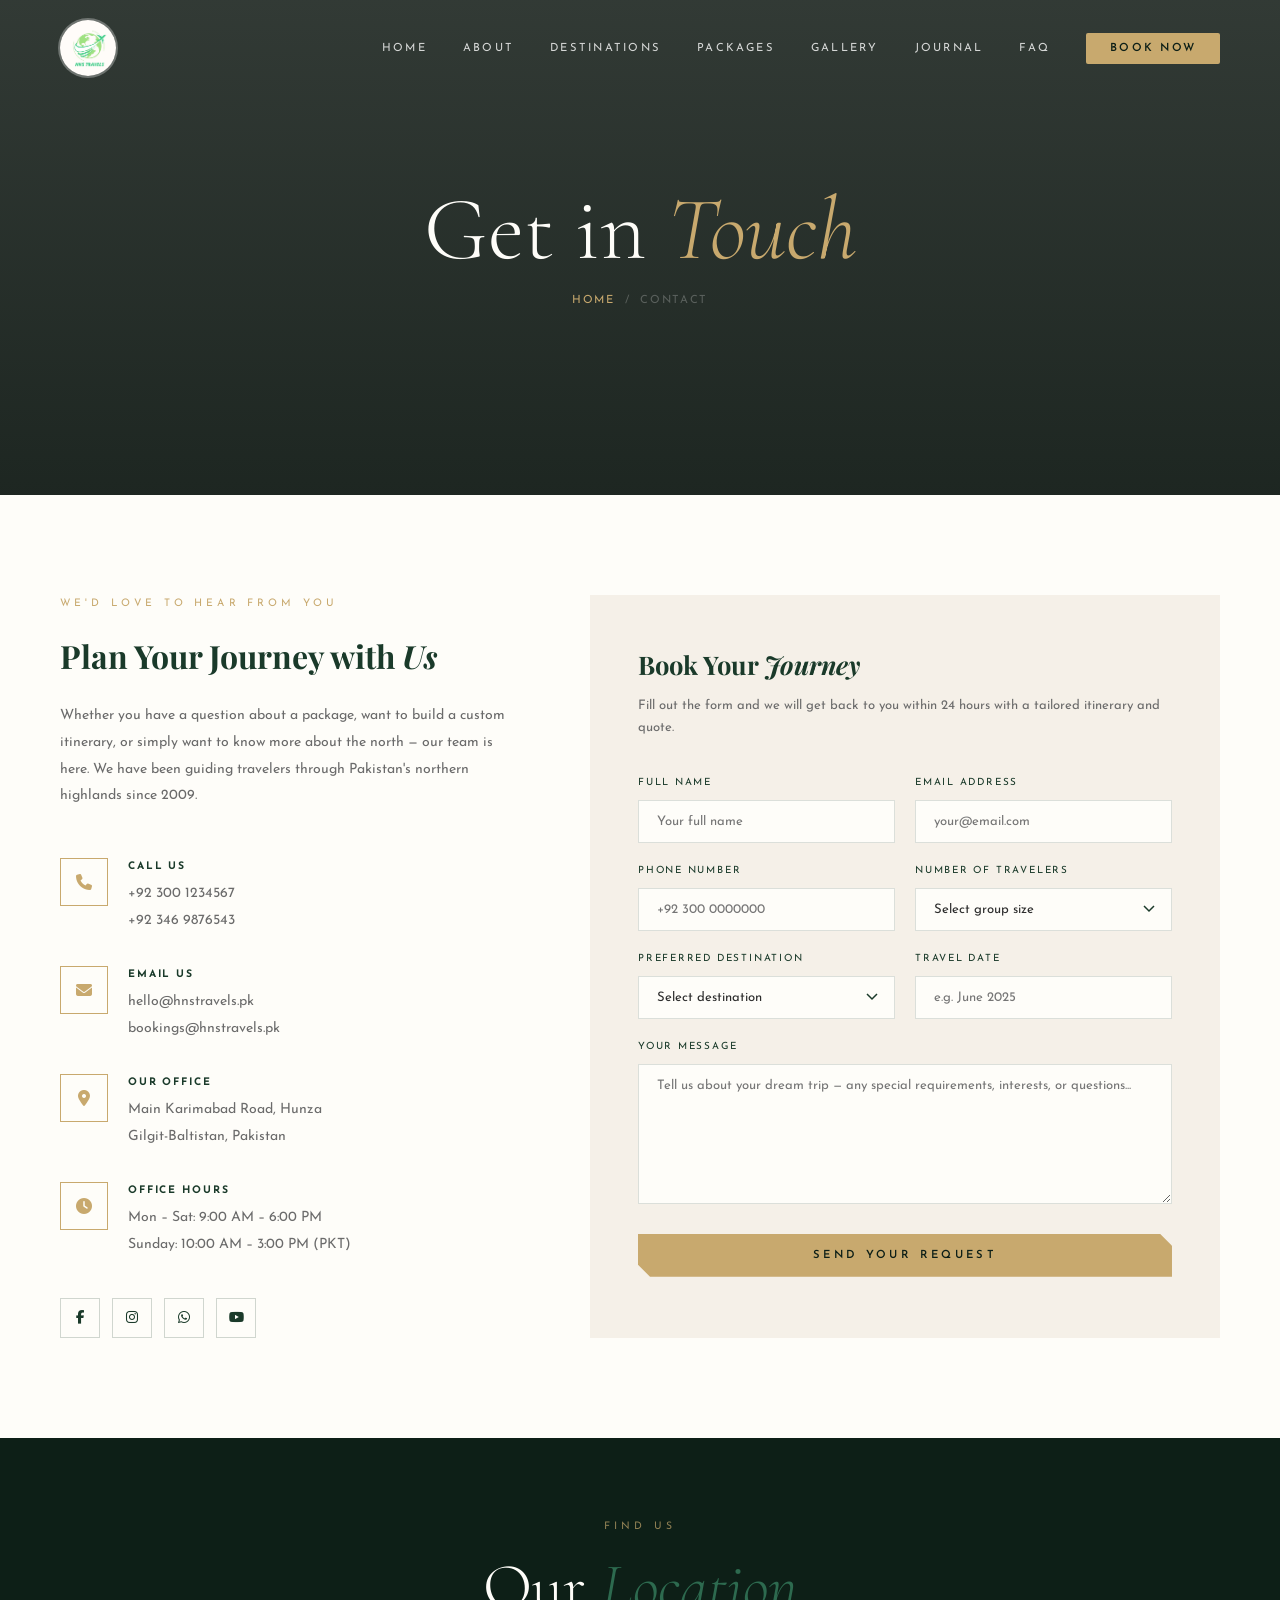
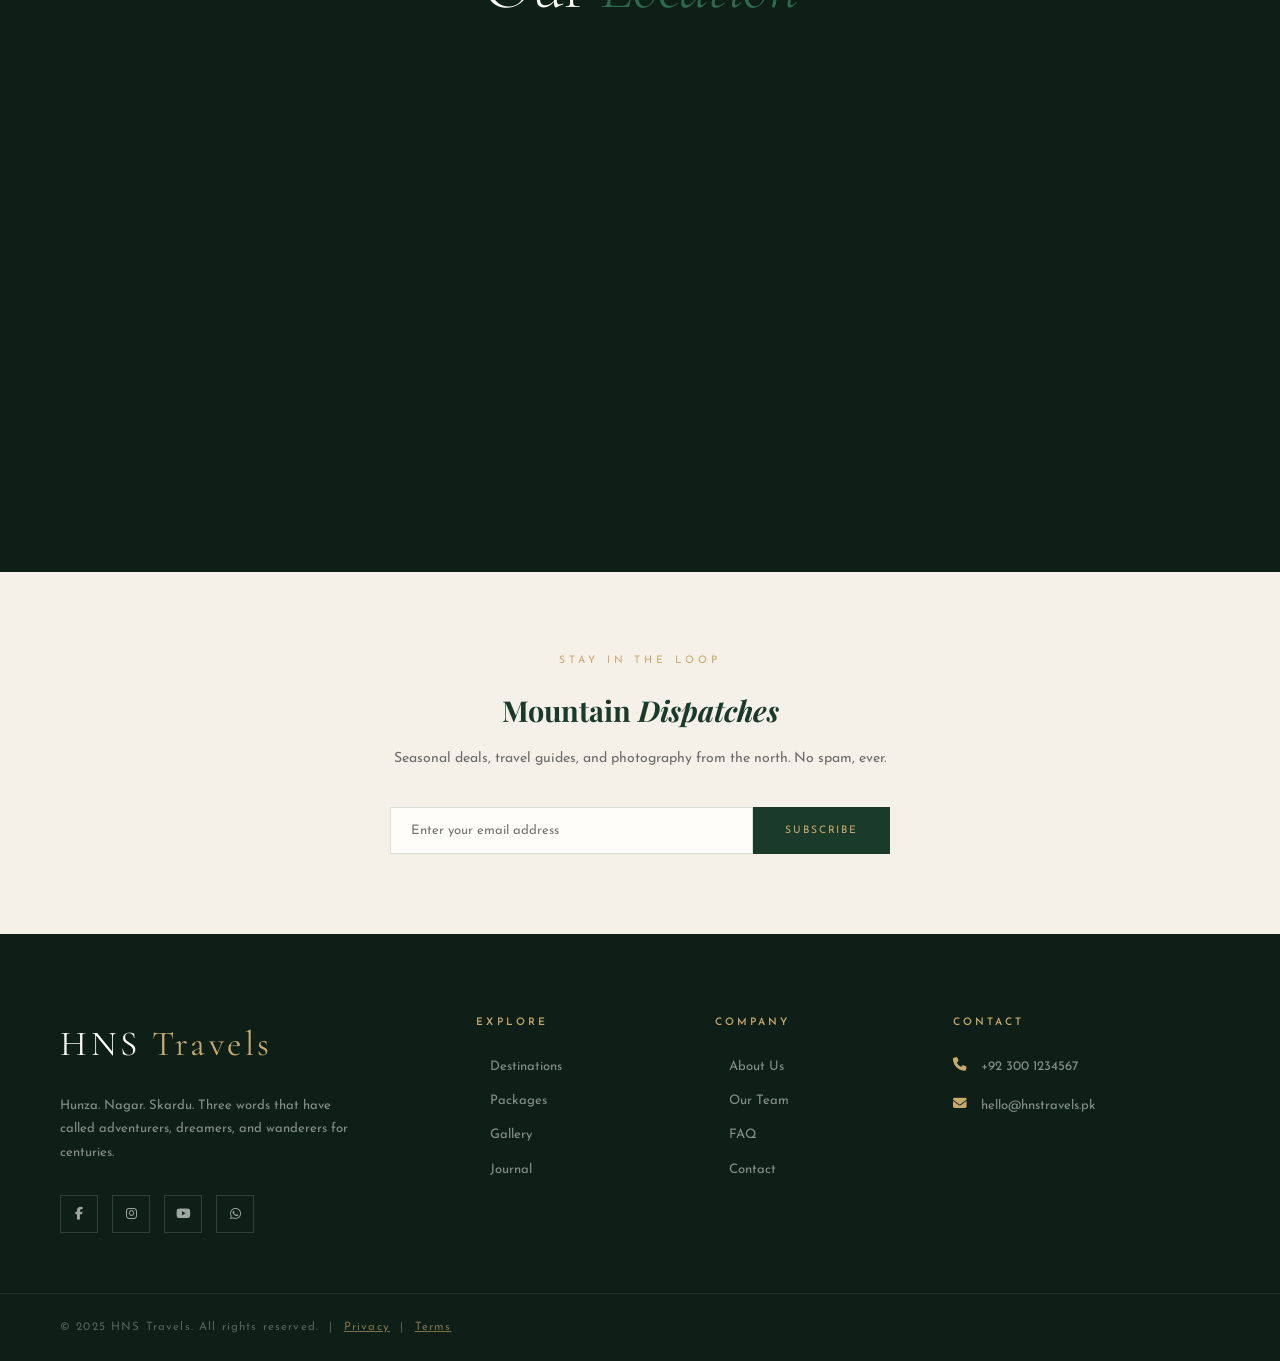
<file: pages/contact.html>
<!DOCTYPE html>
<html lang="en">
<head>
  <meta charset="UTF-8" />
  <meta name="viewport" content="width=device-width, initial-scale=1.0" />
  <title>Contact Us — HNS Travels</title>
  <link rel="stylesheet" href="https://cdnjs.cloudflare.com/ajax/libs/font-awesome/6.5.0/css/all.min.css" />
  <link rel="stylesheet" href="../css/style.css" />
  <style>
    .contact-section { padding: 100px 60px; background: var(--white); }
    .contact-grid { display: grid; grid-template-columns: 1fr 1.4fr; gap: 80px; max-width: 1300px; margin: 0 auto; }
    .contact-info h2 { font-family: var(--font-heading); font-size: 2rem; color: var(--primary); margin-bottom: 20px; }
    .contact-info > p { font-size: 0.88rem; color: var(--text-light); line-height: 1.9; margin-bottom: 48px; }
    .contact-detail { display: flex; gap: 20px; align-items: flex-start; margin-bottom: 32px; }
    .contact-icon { width: 48px; height: 48px; border: 1px solid var(--secondary); display: flex; align-items: center; justify-content: center; color: var(--secondary); font-size: 1rem; flex-shrink: 0; }
    .contact-detail-text strong { display: block; font-family: var(--font-sans); font-size: 0.65rem; letter-spacing: 0.18em; text-transform: uppercase; color: var(--primary); margin-bottom: 4px; }
    .contact-detail-text span { font-size: 0.88rem; color: var(--text-light); line-height: 1.6; }
    .contact-social { display: flex; gap: 12px; margin-top: 40px; }
    .contact-social a { width: 40px; height: 40px; border: 1px solid rgba(26,58,42,0.2); display: flex; align-items: center; justify-content: center; color: var(--primary); font-size: 0.85rem; transition: all 0.3s ease; text-decoration: none; }
    .contact-social a:hover { background: var(--secondary); border-color: var(--secondary); color: var(--dark); }
    .booking-form { background: var(--light); padding: 48px; }
    .booking-form h3 { font-family: var(--font-heading); font-size: 1.6rem; color: var(--primary); margin-bottom: 8px; }
    .booking-form > p { font-size: 0.82rem; color: var(--text-light); margin-bottom: 36px; }
    .form-row { display: grid; grid-template-columns: 1fr 1fr; gap: 20px; }
    .form-group { margin-bottom: 20px; }
    .form-group label { display: block; font-family: var(--font-sans); font-size: 0.62rem; letter-spacing: 0.18em; text-transform: uppercase; color: var(--primary); margin-bottom: 8px; }
    .form-group input, .form-group select, .form-group textarea { width: 100%; padding: 14px 18px; border: 1px solid rgba(26,58,42,0.15); background: var(--white); font-family: var(--font-sans); font-size: 0.82rem; color: var(--text); outline: none; transition: border-color 0.3s ease; cursor: none; }
    .form-group input:focus, .form-group select:focus, .form-group textarea:focus { border-color: var(--secondary); }
    .form-group textarea { resize: vertical; min-height: 100px; }
    .form-group select { appearance: none; background-image: url("data:image/svg+xml,%3Csvg xmlns='http://www.w3.org/2000/svg' width='12' height='8' viewBox='0 0 12 8'%3E%3Cpath d='M1 1l5 5 5-5' stroke='%231a3a2a' stroke-width='1.5' fill='none'/%3E%3C/svg%3E"); background-repeat: no-repeat; background-position: right 16px center; }
    .map-section { background: var(--dark); padding: 80px 60px; }
    .map-section .section-title { color: var(--white); text-align: center; margin-bottom: 50px; }
    .map-embed { max-width: 1200px; margin: 0 auto; height: 420px; filter: grayscale(30%) contrast(1.1); }
    .map-embed iframe { width: 100%; height: 100%; border: none; }
    .newsletter-section { padding: 80px 60px; background: var(--light); text-align: center; }
    .newsletter-section h3 { font-family: var(--font-heading); font-size: 1.8rem; color: var(--primary); margin-bottom: 12px; }
    .newsletter-section p { font-size: 0.88rem; color: var(--text-light); margin-bottom: 36px; max-width: 500px; margin-left: auto; margin-right: auto; }
    .newsletter-form { display: flex; max-width: 500px; margin: 0 auto; }
    .newsletter-form input { flex: 1; padding: 16px 20px; border: 1px solid rgba(26,58,42,0.15); background: var(--white); font-family: var(--font-sans); font-size: 0.82rem; outline: none; cursor: none; }
    .newsletter-form button { padding: 16px 32px; background: var(--primary); color: var(--secondary); font-family: var(--font-sans); font-size: 0.65rem; letter-spacing: 0.18em; text-transform: uppercase; border: none; cursor: none; transition: background 0.3s ease; }
    .newsletter-form button:hover { background: var(--secondary); color: var(--dark); }
    @media (max-width: 900px) { .contact-grid { grid-template-columns: 1fr; } .form-row { grid-template-columns: 1fr; } }
    @media (max-width: 600px) { .contact-section, .map-section, .newsletter-section { padding: 70px 24px; } .booking-form { padding: 32px 24px; } .newsletter-form { flex-direction: column; } }
  </style>
</head>
<body>

  <div id="cursor-dot"></div>
  <button id="back-to-top"><i class="fas fa-arrow-up"></i></button>

  <nav id="navbar">
    <a href="../index.html" class="nav-logo"><img src="../static/img/logo/HNS_Travels.png" alt="HNS Travels" class="nav-logo-img" /></a>
    <ul class="nav-links">
      <li><a href="../index.html">Home</a></li>
      <li><a href="about.html">About</a></li>
      <li><a href="destinations.html">Destinations</a></li>
      <li><a href="packages.html">Packages</a></li>
      <li><a href="gallery.html">Gallery</a></li>
      <li><a href="blog.html">Journal</a></li>
      <li><a href="faq.html">FAQ</a></li>
      <li><a href="contact.html" class="nav-cta">Book Now</a></li>
    </ul>
    <button class="nav-hamburger" id="hamburger"><span></span><span></span><span></span></button>
  </nav>
  <div class="mobile-menu" id="mobile-menu">
    <a href="../index.html">Home</a><a href="about.html">About</a><a href="destinations.html">Destinations</a>
    <a href="packages.html">Packages</a><a href="gallery.html">Gallery</a><a href="blog.html">Journal</a>
    <a href="faq.html">FAQ</a><a href="contact.html">Book Now</a>
  </div>

  <div class="page-hero">
    <div class="page-hero-bg" style="background-image: url('https://images.unsplash.com/photo-1470770841072-f978cf4d019e?auto=format&fit=crop&w=1920&q=80');"></div>
    <div class="page-hero-content">
      <h1 class="page-hero-title">Get in <em>Touch</em></h1>
      <div class="breadcrumb"><a href="../index.html">Home</a><span>/</span><span>Contact</span></div>
    </div>
  </div>

  <section class="contact-section">
    <div class="contact-grid">
      <div class="contact-info reveal-left">
        <span class="section-tag">We'd Love to Hear From You</span>
        <h2>Plan Your Journey with <em>Us</em></h2>
        <p>Whether you have a question about a package, want to build a custom itinerary, or simply want to know more about the north — our team is here. We have been guiding travelers through Pakistan's northern highlands since 2009.</p>
        <div class="contact-detail">
          <div class="contact-icon"><i class="fas fa-phone"></i></div>
          <div class="contact-detail-text"><strong>Call Us</strong><span>+92 300 1234567<br>+92 346 9876543</span></div>
        </div>
        <div class="contact-detail">
          <div class="contact-icon"><i class="fas fa-envelope"></i></div>
          <div class="contact-detail-text"><strong>Email Us</strong><span>hello@hnstravels.pk<br>bookings@hnstravels.pk</span></div>
        </div>
        <div class="contact-detail">
          <div class="contact-icon"><i class="fas fa-map-marker-alt"></i></div>
          <div class="contact-detail-text"><strong>Our Office</strong><span>Main Karimabad Road, Hunza<br>Gilgit-Baltistan, Pakistan</span></div>
        </div>
        <div class="contact-detail">
          <div class="contact-icon"><i class="fas fa-clock"></i></div>
          <div class="contact-detail-text"><strong>Office Hours</strong><span>Mon – Sat: 9:00 AM – 6:00 PM<br>Sunday: 10:00 AM – 3:00 PM (PKT)</span></div>
        </div>
        <div class="contact-social">
          <a href="#"><i class="fab fa-facebook-f"></i></a>
          <a href="#"><i class="fab fa-instagram"></i></a>
          <a href="#"><i class="fab fa-whatsapp"></i></a>
          <a href="#"><i class="fab fa-youtube"></i></a>
        </div>
      </div>

      <div class="booking-form reveal-right">
        <h3>Book Your <em>Journey</em></h3>
        <p>Fill out the form and we will get back to you within 24 hours with a tailored itinerary and quote.</p>
        <form id="booking-form">
          <div class="form-row">
            <div class="form-group"><label>Full Name</label><input type="text" placeholder="Your full name" required /></div>
            <div class="form-group"><label>Email Address</label><input type="email" placeholder="your@email.com" required /></div>
          </div>
          <div class="form-row">
            <div class="form-group"><label>Phone Number</label><input type="tel" placeholder="+92 300 0000000" /></div>
            <div class="form-group"><label>Number of Travelers</label>
              <select><option value="">Select group size</option><option>Solo (1)</option><option>Couple (2)</option><option>Small Group (3–5)</option><option>Medium Group (6–10)</option><option>Large Group (10+)</option></select>
            </div>
          </div>
          <div class="form-row">
            <div class="form-group"><label>Preferred Destination</label>
              <select><option value="">Select destination</option><option>Hunza Valley</option><option>Skardu &amp; Deosai</option><option>Nagar Valley</option><option>K2 Base Camp</option><option>Grand Northern Circuit</option><option>Custom Itinerary</option></select>
            </div>
            <div class="form-group"><label>Travel Date</label><input type="text" placeholder="e.g. June 2025" /></div>
          </div>
          <div class="form-group"><label>Your Message</label><textarea placeholder="Tell us about your dream trip — any special requirements, interests, or questions..."></textarea></div>
          <button type="submit" class="btn-primary" style="width:100%;justify-content:center;"><span>Send Your Request</span></button>
        </form>
      </div>
    </div>
  </section>

  <section class="map-section">
    <div style="max-width:1200px;margin:0 auto;text-align:center;">
      <span class="section-tag reveal" style="color:rgba(200,169,110,0.7);">Find Us</span>
      <h2 class="section-title reveal">Our <em>Location</em></h2>
    </div>
    <div class="map-embed reveal">
      <iframe src="https://www.google.com/maps/embed?pb=!1m18!1m12!1m3!1d52985.89!2d74.6333!3d36.3167!2m3!1f0!2f0!3f0!3m2!1i1024!2i768!4f13.1!3m3!1m2!1s0x38e8a1cac27ef2e7%3A0xdeadbeef!2sKarimabad%2C%20Hunza!5e0!3m2!1sen!2spk!4v1700000000000" allowfullscreen="" loading="lazy"></iframe>
    </div>
  </section>

  <section class="newsletter-section">
    <span class="section-tag reveal">Stay in the Loop</span>
    <h3 class="reveal">Mountain <em>Dispatches</em></h3>
    <p class="reveal">Seasonal deals, travel guides, and photography from the north. No spam, ever.</p>
    <form class="newsletter-form reveal" id="newsletter-form">
      <input type="email" placeholder="Enter your email address" required />
      <button type="submit">Subscribe</button>
    </form>
  </section>

  <footer>
    <div class="footer-top">
      <div class="footer-brand">
        <a href="../index.html" class="footer-logo">HNS <span>Travels</span></a>
        <p>Hunza. Nagar. Skardu. Three words that have called adventurers, dreamers, and wanderers for centuries.</p>
        <div class="footer-social">
          <a href="#"><i class="fab fa-facebook-f"></i></a><a href="#"><i class="fab fa-instagram"></i></a>
          <a href="#"><i class="fab fa-youtube"></i></a><a href="#"><i class="fab fa-whatsapp"></i></a>
        </div>
      </div>
      <div class="footer-col"><h4>Explore</h4><ul class="footer-links">
        <li><a href="destinations.html"><i class="fas fa-chevron-right"></i> Destinations</a></li>
        <li><a href="packages.html"><i class="fas fa-chevron-right"></i> Packages</a></li>
        <li><a href="gallery.html"><i class="fas fa-chevron-right"></i> Gallery</a></li>
        <li><a href="blog.html"><i class="fas fa-chevron-right"></i> Journal</a></li>
      </ul></div>
      <div class="footer-col"><h4>Company</h4><ul class="footer-links">
        <li><a href="about.html"><i class="fas fa-chevron-right"></i> About Us</a></li>
        <li><a href="team.html"><i class="fas fa-chevron-right"></i> Our Team</a></li>
        <li><a href="faq.html"><i class="fas fa-chevron-right"></i> FAQ</a></li>
        <li><a href="contact.html"><i class="fas fa-chevron-right"></i> Contact</a></li>
      </ul></div>
      <div class="footer-col"><h4>Contact</h4>
        <div class="footer-contact-item"><i class="fas fa-phone"></i><span>+92 300 1234567</span></div>
        <div class="footer-contact-item"><i class="fas fa-envelope"></i><span>hello@hnstravels.pk</span></div>
      </div>
    </div>
    <div class="footer-bottom"><p>&copy; 2025 HNS Travels. All rights reserved. &nbsp;|&nbsp; <a href="privacy.html" style="color:rgba(200,169,110,0.6);">Privacy</a> &nbsp;|&nbsp; <a href="terms.html" style="color:rgba(200,169,110,0.6);">Terms</a></p></div>
  </footer>

  <script src="https://cdnjs.cloudflare.com/ajax/libs/jquery/3.7.1/jquery.min.js"></script>
  <script src="../js/main.js"></script>
</body>
</html>
</file>
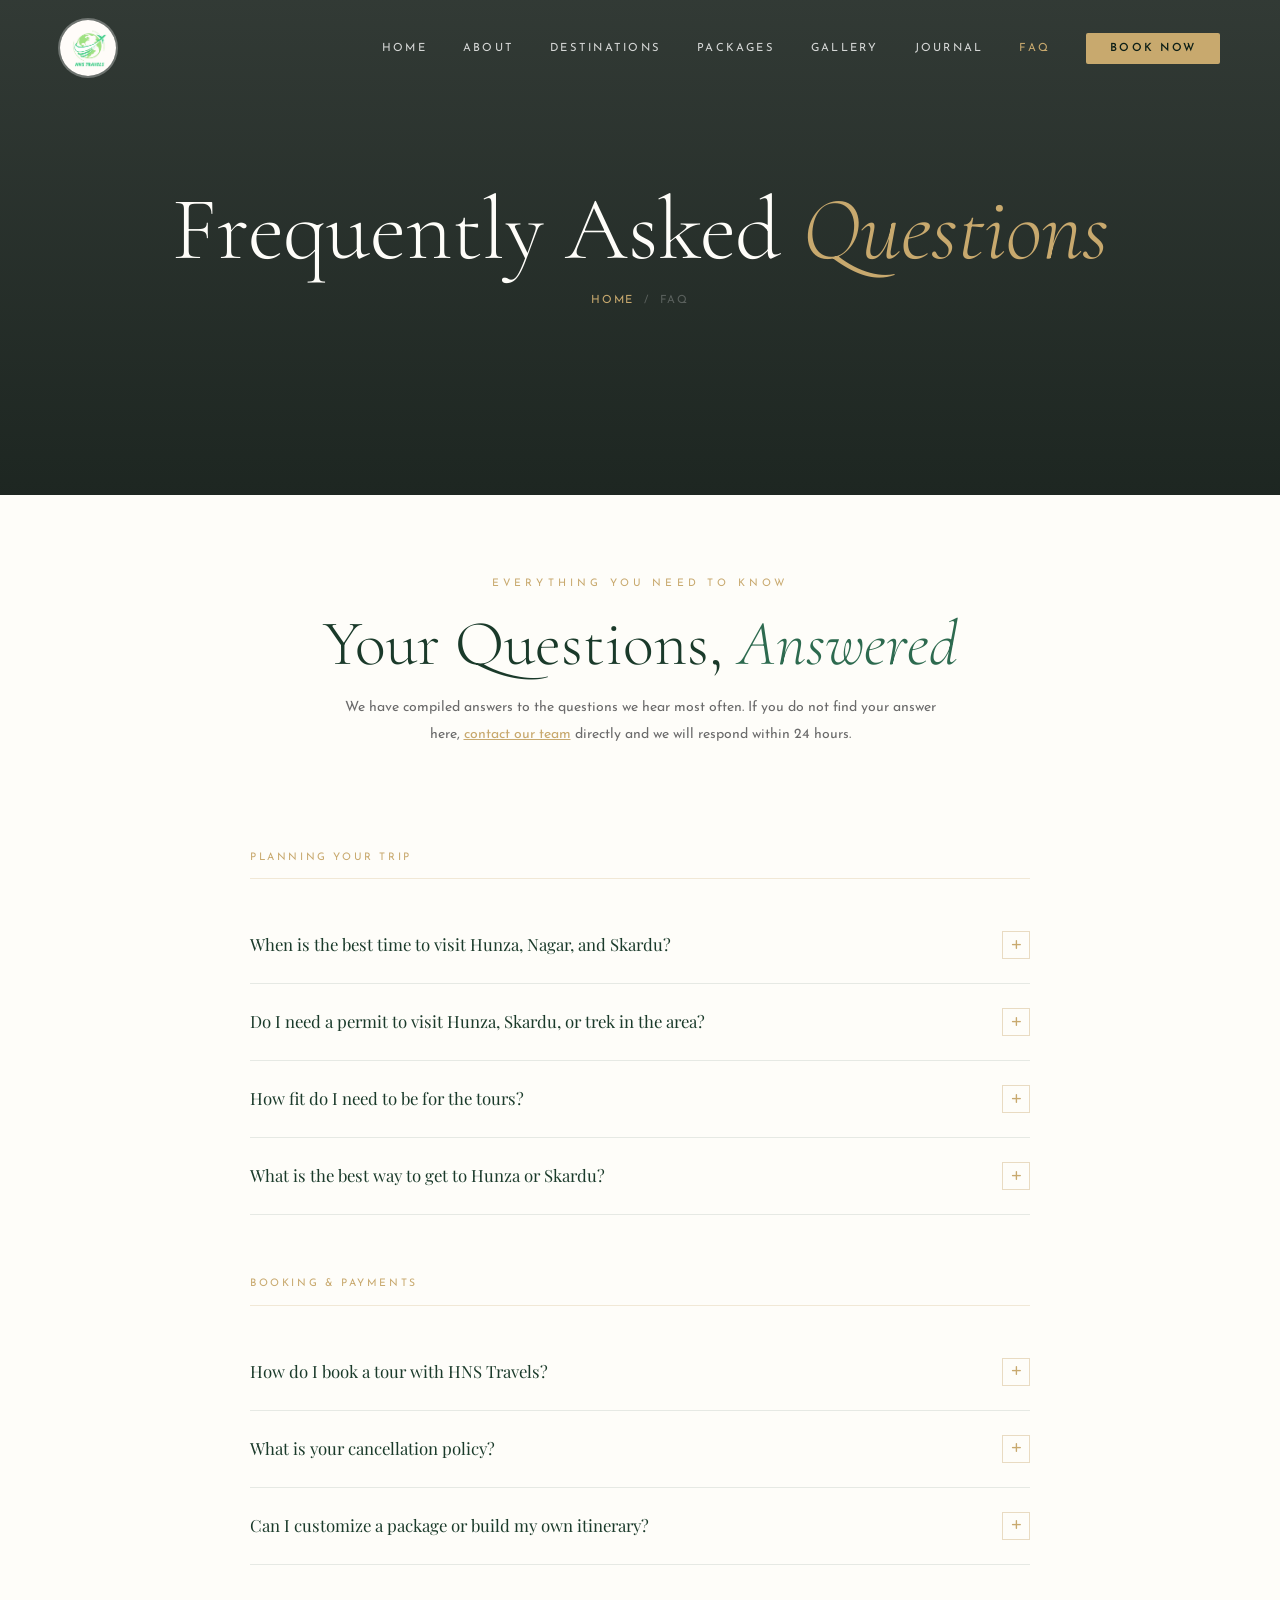
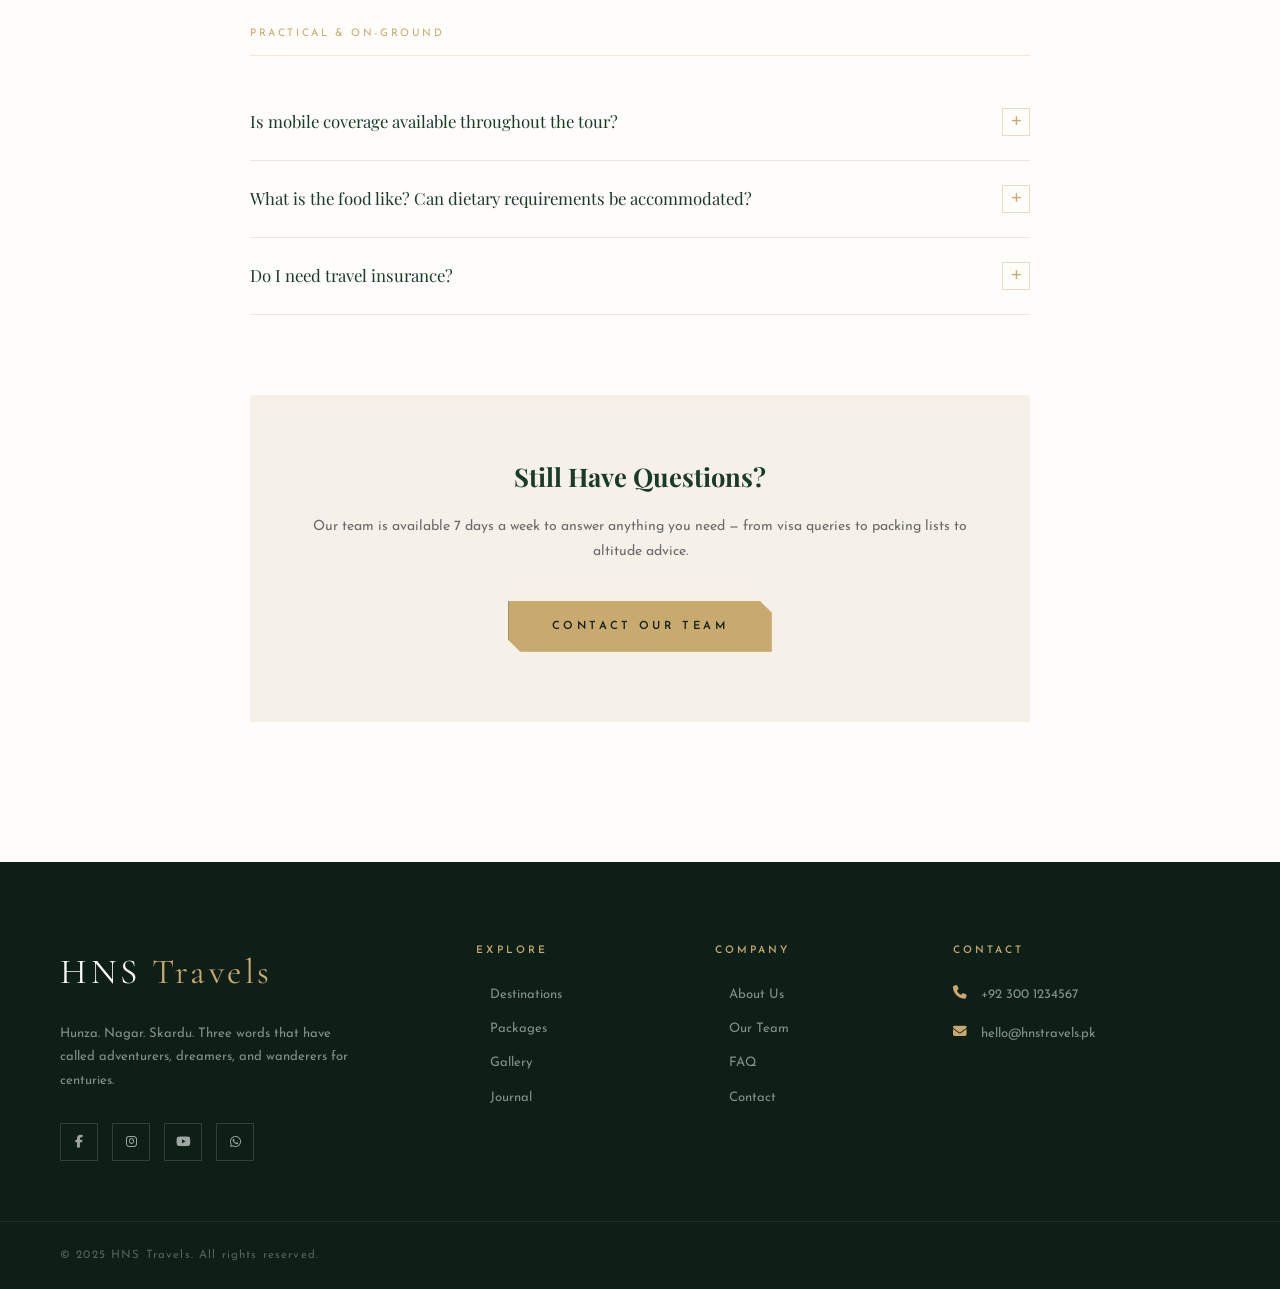
<file: pages/faq.html>
<!DOCTYPE html>
<html lang="en">
<head>
  <meta charset="UTF-8" />
  <meta name="viewport" content="width=device-width, initial-scale=1.0" />
  <title>FAQ — HNS Travels</title>
  <link rel="stylesheet" href="https://cdnjs.cloudflare.com/ajax/libs/font-awesome/6.5.0/css/all.min.css" />
  <link rel="stylesheet" href="../css/style.css" />
  <style>
    .faq-section { padding: 100px 60px 140px; background: var(--white); max-width: 900px; margin: 0 auto; }
    .faq-category { margin-bottom: 60px; }
    .faq-category-title { font-family: var(--font-sans); font-size: 0.65rem; letter-spacing: 0.25em; text-transform: uppercase; color: var(--secondary); margin-bottom: 28px; padding-bottom: 12px; border-bottom: 1px solid rgba(200,169,110,0.25); }
    .faq-item { border-bottom: 1px solid rgba(26,58,42,0.1); }
    .faq-question { width: 100%; display: flex; justify-content: space-between; align-items: center; padding: 24px 0; background: none; border: none; text-align: left; cursor: none; gap: 20px; }
    .faq-question-text { font-family: var(--font-heading); font-size: 1.05rem; color: var(--primary); line-height: 1.4; }
    .faq-icon { width: 28px; height: 28px; border: 1px solid rgba(200,169,110,0.4); display: flex; align-items: center; justify-content: center; color: var(--secondary); flex-shrink: 0; transition: transform 0.3s ease, background 0.3s ease; font-size: 0.7rem; }
    .faq-item.open .faq-icon { transform: rotate(45deg); background: var(--secondary); color: var(--dark); }
    .faq-answer { display: none; padding: 0 0 24px 0; }
    .faq-answer p { font-size: 0.86rem; color: var(--text-light); line-height: 1.9; margin-bottom: 10px; }
    .faq-answer ul { padding-left: 0; }
    .faq-answer ul li { font-size: 0.86rem; color: var(--text-light); line-height: 1.8; padding-left: 16px; position: relative; margin-bottom: 6px; }
    .faq-answer ul li::before { content: '—'; position: absolute; left: 0; color: var(--secondary); }
    .faq-footer { text-align: center; margin-top: 80px; padding: 60px; background: var(--light); }
    .faq-footer h3 { font-family: var(--font-heading); font-size: 1.6rem; color: var(--primary); margin-bottom: 16px; }
    .faq-footer p { font-size: 0.88rem; color: var(--text-light); margin-bottom: 36px; line-height: 1.8; }
    @media (max-width: 600px) { .faq-section { padding: 80px 24px 100px; } }
  </style>
</head>
<body>

  <div id="cursor-dot"></div>
  <button id="back-to-top"><i class="fas fa-arrow-up"></i></button>

  <nav id="navbar">
    <a href="../index.html" class="nav-logo"><img src="../static/img/logo/HNS_Travels.png" alt="HNS Travels" class="nav-logo-img" /></a>
    <ul class="nav-links">
      <li><a href="../index.html">Home</a></li>
      <li><a href="about.html">About</a></li>
      <li><a href="destinations.html">Destinations</a></li>
      <li><a href="packages.html">Packages</a></li>
      <li><a href="gallery.html">Gallery</a></li>
      <li><a href="blog.html">Journal</a></li>
      <li><a href="faq.html">FAQ</a></li>
      <li><a href="contact.html" class="nav-cta">Book Now</a></li>
    </ul>
    <button class="nav-hamburger" id="hamburger"><span></span><span></span><span></span></button>
  </nav>
  <div class="mobile-menu" id="mobile-menu">
    <a href="../index.html">Home</a><a href="about.html">About</a><a href="destinations.html">Destinations</a>
    <a href="packages.html">Packages</a><a href="gallery.html">Gallery</a><a href="blog.html">Journal</a>
    <a href="faq.html">FAQ</a><a href="contact.html">Book Now</a>
  </div>

  <div class="page-hero">
    <div class="page-hero-bg" style="background-image: url('https://images.unsplash.com/photo-1519681393784-d1b22efd463b?auto=format&fit=crop&w=1920&q=80');"></div>
    <div class="page-hero-content">
      <h1 class="page-hero-title">Frequently Asked <em>Questions</em></h1>
      <div class="breadcrumb"><a href="../index.html">Home</a><span>/</span><span>FAQ</span></div>
    </div>
  </div>

  <div style="max-width:900px;margin:0 auto;padding:80px 60px 0;text-align:center;" class="reveal">
    <span class="section-tag">Everything You Need to Know</span>
    <h2 class="section-title" style="margin-bottom:16px;">Your Questions, <em>Answered</em></h2>
    <p style="font-size:0.88rem;color:var(--text-light);line-height:1.9;max-width:600px;margin:0 auto;">We have compiled answers to the questions we hear most often. If you do not find your answer here, <a href="contact.html" style="color:var(--secondary);">contact our team</a> directly and we will respond within 24 hours.</p>
  </div>

  <section class="faq-section">

    <!-- PLANNING -->
    <div class="faq-category">
      <div class="faq-category-title">Planning Your Trip</div>

      <div class="faq-item reveal">
        <button class="faq-question">
          <span class="faq-question-text">When is the best time to visit Hunza, Nagar, and Skardu?</span>
          <span class="faq-icon"><i class="fas fa-plus"></i></span>
        </button>
        <div class="faq-answer">
          <p>Each season offers something different. The most popular times are:</p>
          <ul>
            <li><strong>Spring (March–May):</strong> Famous blossom season in Hunza. Apricot and cherry trees bloom, creating stunning pink-and-white landscapes. Ideal for photography and valley touring.</li>
            <li><strong>Summer (June–August):</strong> High passes open, ideal for K2 Base Camp and Concordia treks. Warm days with cool nights. Longer daylight hours for hiking.</li>
            <li><strong>Autumn (September–October):</strong> Poplar trees turn golden, skies are crystal clear, and crowds thin out. Many consider this the most beautiful season.</li>
            <li><strong>Winter (November–February):</strong> Cold and some roads close, but the landscape is magical. Suitable for cultural tours and Naltar skiing.</li>
          </ul>
        </div>
      </div>

      <div class="faq-item reveal">
        <button class="faq-question">
          <span class="faq-question-text">Do I need a permit to visit Hunza, Skardu, or trek in the area?</span>
          <span class="faq-icon"><i class="fas fa-plus"></i></span>
        </button>
        <div class="faq-answer">
          <p>General tourism to Hunza, Nagar, and Skardu does not require a special permit for Pakistani nationals or most foreign visitors. However, high-altitude trekking routes do require permits:</p>
          <ul>
            <li>K2 Base Camp and Concordia Trek: Restricted Zone Permit required</li>
            <li>Deosai National Park: Entry fee and conservation permit required</li>
            <li>Certain military-proximity areas: NOC (No Objection Certificate) may be needed</li>
          </ul>
          <p>HNS Travels handles all permit applications on your behalf as part of your package. Just provide your passport details and we take care of the rest.</p>
        </div>
      </div>

      <div class="faq-item reveal">
        <button class="faq-question">
          <span class="faq-question-text">How fit do I need to be for the tours?</span>
          <span class="faq-icon"><i class="fas fa-plus"></i></span>
        </button>
        <div class="faq-answer">
          <p>It depends on the tour. Our valley and cultural tours (Hunza Classic, Family Getaway) require only moderate fitness — comfortable walking on uneven terrain for 2–4 hours daily. Our trekking packages, especially K2 Base Camp, require good cardiovascular fitness and prior trekking experience. We always recommend consulting your doctor before high-altitude trips and allow extra acclimatization days in our itineraries.</p>
        </div>
      </div>

      <div class="faq-item reveal">
        <button class="faq-question">
          <span class="faq-question-text">What is the best way to get to Hunza or Skardu?</span>
          <span class="faq-icon"><i class="fas fa-plus"></i></span>
        </button>
        <div class="faq-answer">
          <p>There are two main ways:</p>
          <ul>
            <li><strong>By Air:</strong> PIA operates flights to Gilgit and Skardu from Islamabad. Flight time is approximately 45 minutes but is highly weather-dependent — delays and cancellations are common. Book flexible tickets.</li>
            <li><strong>By Road:</strong> The Karakoram Highway (KKH) from Islamabad to Gilgit/Hunza takes 12–18 hours by bus or car. The KKH is one of the world's great road journeys. We recommend private transport for comfort and flexibility.</li>
          </ul>
          <p>Our packages include transportation from Islamabad, so you do not need to arrange anything yourself.</p>
        </div>
      </div>
    </div>

    <!-- BOOKING -->
    <div class="faq-category">
      <div class="faq-category-title">Booking &amp; Payments</div>

      <div class="faq-item reveal">
        <button class="faq-question">
          <span class="faq-question-text">How do I book a tour with HNS Travels?</span>
          <span class="faq-icon"><i class="fas fa-plus"></i></span>
        </button>
        <div class="faq-answer">
          <p>You can book via our Contact page by filling out the inquiry form — mention your preferred package, travel dates, and group size. Our team will get back to you within 24 hours with a detailed quote and itinerary. Once confirmed, a 30% deposit secures your booking. The remaining balance is due 21 days before departure.</p>
        </div>
      </div>

      <div class="faq-item reveal">
        <button class="faq-question">
          <span class="faq-question-text">What is your cancellation policy?</span>
          <span class="faq-icon"><i class="fas fa-plus"></i></span>
        </button>
        <div class="faq-answer">
          <p>Cancellations made more than 45 days before departure forfeit only the 30% deposit. Between 30–44 days: 50% charge. Between 15–29 days: 75% charge. Less than 15 days: no refund. In the rare case we cancel a tour due to force majeure (severe weather, civil unrest), a full refund or free rescheduling is offered. Full details are in our Terms &amp; Conditions.</p>
        </div>
      </div>

      <div class="faq-item reveal">
        <button class="faq-question">
          <span class="faq-question-text">Can I customize a package or build my own itinerary?</span>
          <span class="faq-icon"><i class="fas fa-plus"></i></span>
        </button>
        <div class="faq-answer">
          <p>Absolutely. Custom itineraries are one of our specialties. Tell us your interests (photography, culture, trekking, relaxation), your available dates, group size, and budget — we will design a unique tour just for you. There is no extra fee for custom planning.</p>
        </div>
      </div>
    </div>

    <!-- PRACTICAL -->
    <div class="faq-category">
      <div class="faq-category-title">Practical &amp; On-Ground</div>

      <div class="faq-item reveal">
        <button class="faq-question">
          <span class="faq-question-text">Is mobile coverage available throughout the tour?</span>
          <span class="faq-icon"><i class="fas fa-plus"></i></span>
        </button>
        <div class="faq-answer">
          <p>Major towns (Gilgit, Karimabad, Skardu) have reasonable Telenor and Jazz coverage. Remote valleys and trek routes are mostly off-grid. We recommend downloading offline maps and informing family of your itinerary before departure. Our guides carry satellite communicators on all high-altitude treks.</p>
        </div>
      </div>

      <div class="faq-item reveal">
        <button class="faq-question">
          <span class="faq-question-text">What is the food like? Can dietary requirements be accommodated?</span>
          <span class="faq-icon"><i class="fas fa-plus"></i></span>
        </button>
        <div class="faq-answer">
          <p>Northern Pakistani cuisine is delicious and varied — fresh bread, apricot products, dumplings, mountain trout, and hearty stews. On valley tours, meals are at local guesthouses and restaurants. On treks, our cooks prepare fresh meals at camp. We can accommodate vegetarian, vegan, and most dietary requirements — just inform us when booking. Halal food is standard throughout.</p>
        </div>
      </div>

      <div class="faq-item reveal">
        <button class="faq-question">
          <span class="faq-question-text">Do I need travel insurance?</span>
          <span class="faq-icon"><i class="fas fa-plus"></i></span>
        </button>
        <div class="faq-answer">
          <p>We strongly recommend comprehensive travel insurance that includes emergency medical evacuation coverage. Helicopter evacuation from high-altitude areas can cost USD 5,000–20,000 without insurance. HNS Travels does not provide insurance but can recommend reputable providers. All trekking permits require proof of insurance for high-altitude routes.</p>
        </div>
      </div>
    </div>

    <div class="faq-footer reveal">
      <h3>Still Have Questions?</h3>
      <p>Our team is available 7 days a week to answer anything you need — from visa queries to packing lists to altitude advice.</p>
      <a href="contact.html" class="btn-primary"><span>Contact Our Team</span></a>
    </div>

  </section>

  <footer>
    <div class="footer-top">
      <div class="footer-brand">
        <a href="../index.html" class="footer-logo">HNS <span>Travels</span></a>
        <p>Hunza. Nagar. Skardu. Three words that have called adventurers, dreamers, and wanderers for centuries.</p>
        <div class="footer-social">
          <a href="#"><i class="fab fa-facebook-f"></i></a><a href="#"><i class="fab fa-instagram"></i></a>
          <a href="#"><i class="fab fa-youtube"></i></a><a href="#"><i class="fab fa-whatsapp"></i></a>
        </div>
      </div>
      <div class="footer-col"><h4>Explore</h4><ul class="footer-links">
        <li><a href="destinations.html"><i class="fas fa-chevron-right"></i> Destinations</a></li>
        <li><a href="packages.html"><i class="fas fa-chevron-right"></i> Packages</a></li>
        <li><a href="gallery.html"><i class="fas fa-chevron-right"></i> Gallery</a></li>
        <li><a href="blog.html"><i class="fas fa-chevron-right"></i> Journal</a></li>
      </ul></div>
      <div class="footer-col"><h4>Company</h4><ul class="footer-links">
        <li><a href="about.html"><i class="fas fa-chevron-right"></i> About Us</a></li>
        <li><a href="team.html"><i class="fas fa-chevron-right"></i> Our Team</a></li>
        <li><a href="faq.html"><i class="fas fa-chevron-right"></i> FAQ</a></li>
        <li><a href="contact.html"><i class="fas fa-chevron-right"></i> Contact</a></li>
      </ul></div>
      <div class="footer-col"><h4>Contact</h4>
        <div class="footer-contact-item"><i class="fas fa-phone"></i><span>+92 300 1234567</span></div>
        <div class="footer-contact-item"><i class="fas fa-envelope"></i><span>hello@hnstravels.pk</span></div>
      </div>
    </div>
    <div class="footer-bottom"><p>&copy; 2025 HNS Travels. All rights reserved.</p></div>
  </footer>

  <script src="https://cdnjs.cloudflare.com/ajax/libs/jquery/3.7.1/jquery.min.js"></script>
  <script src="../js/main.js"></script>
</body>
</html>
</file>
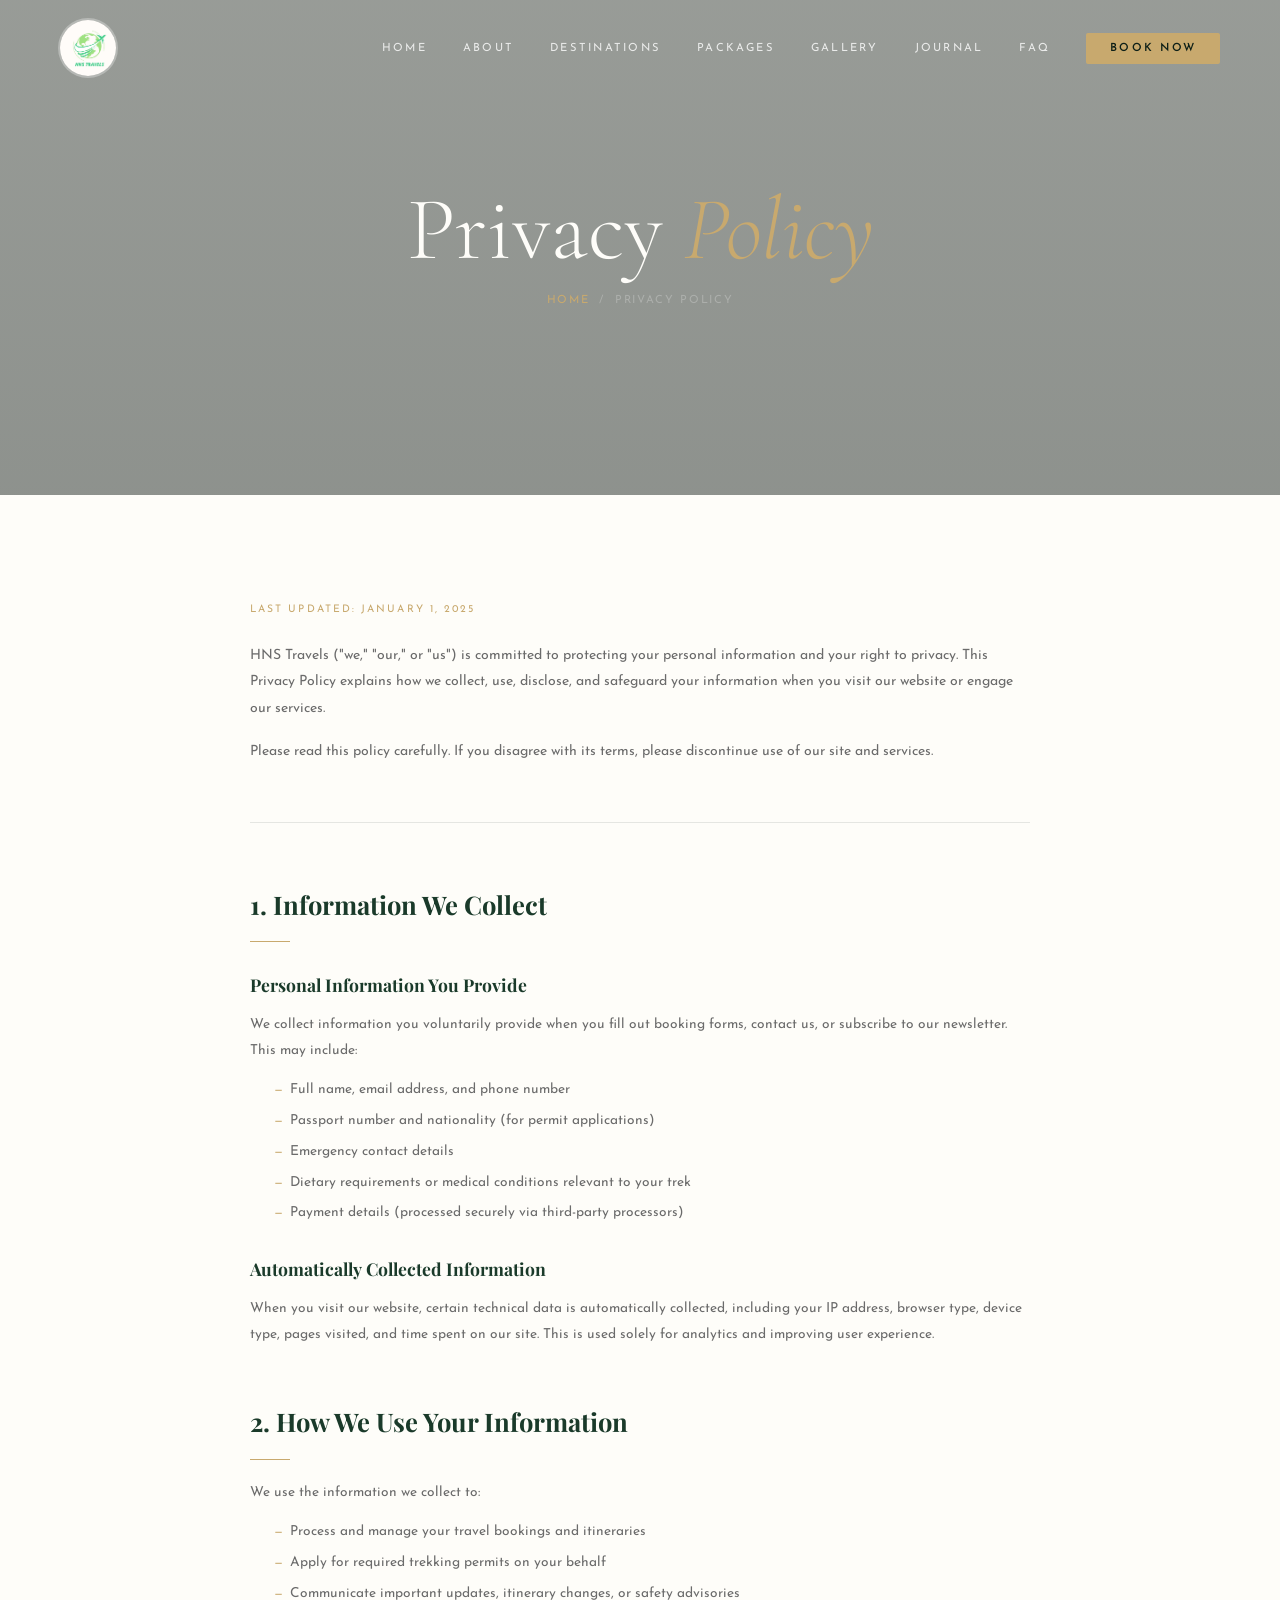
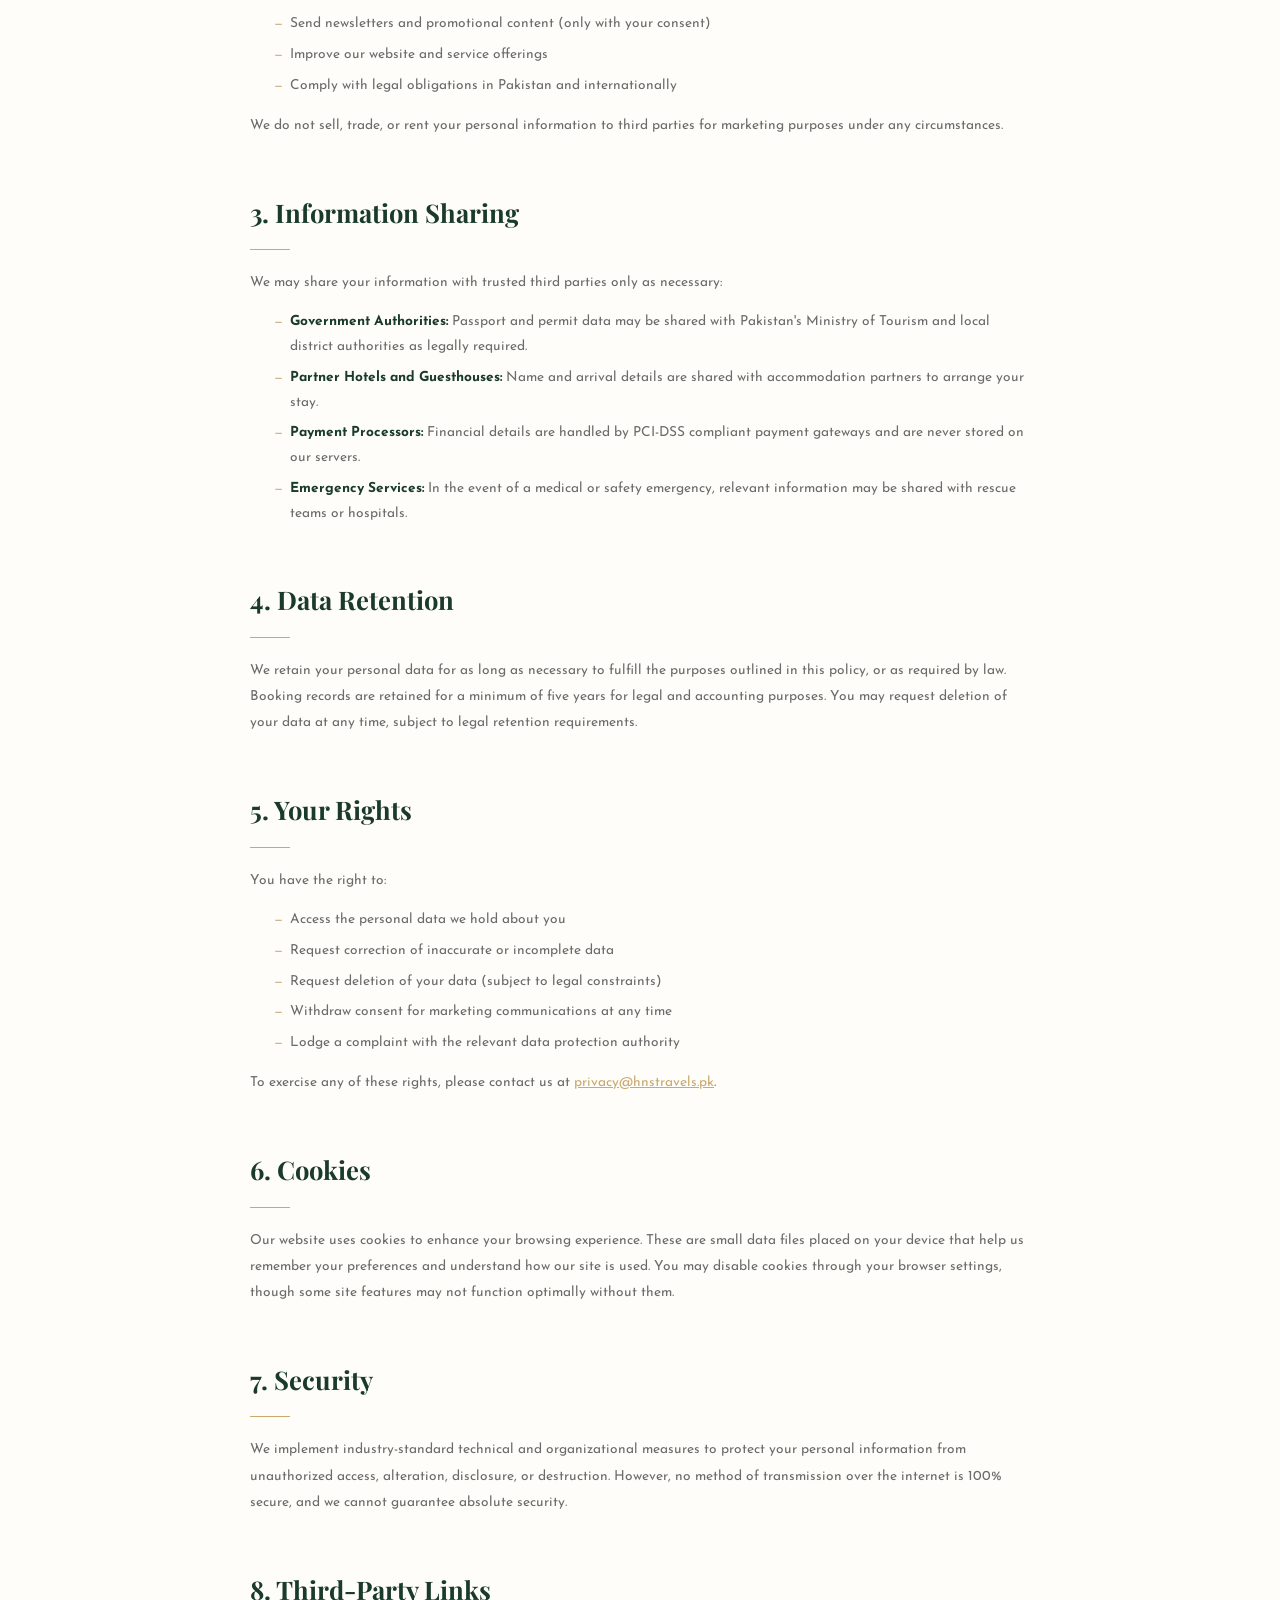
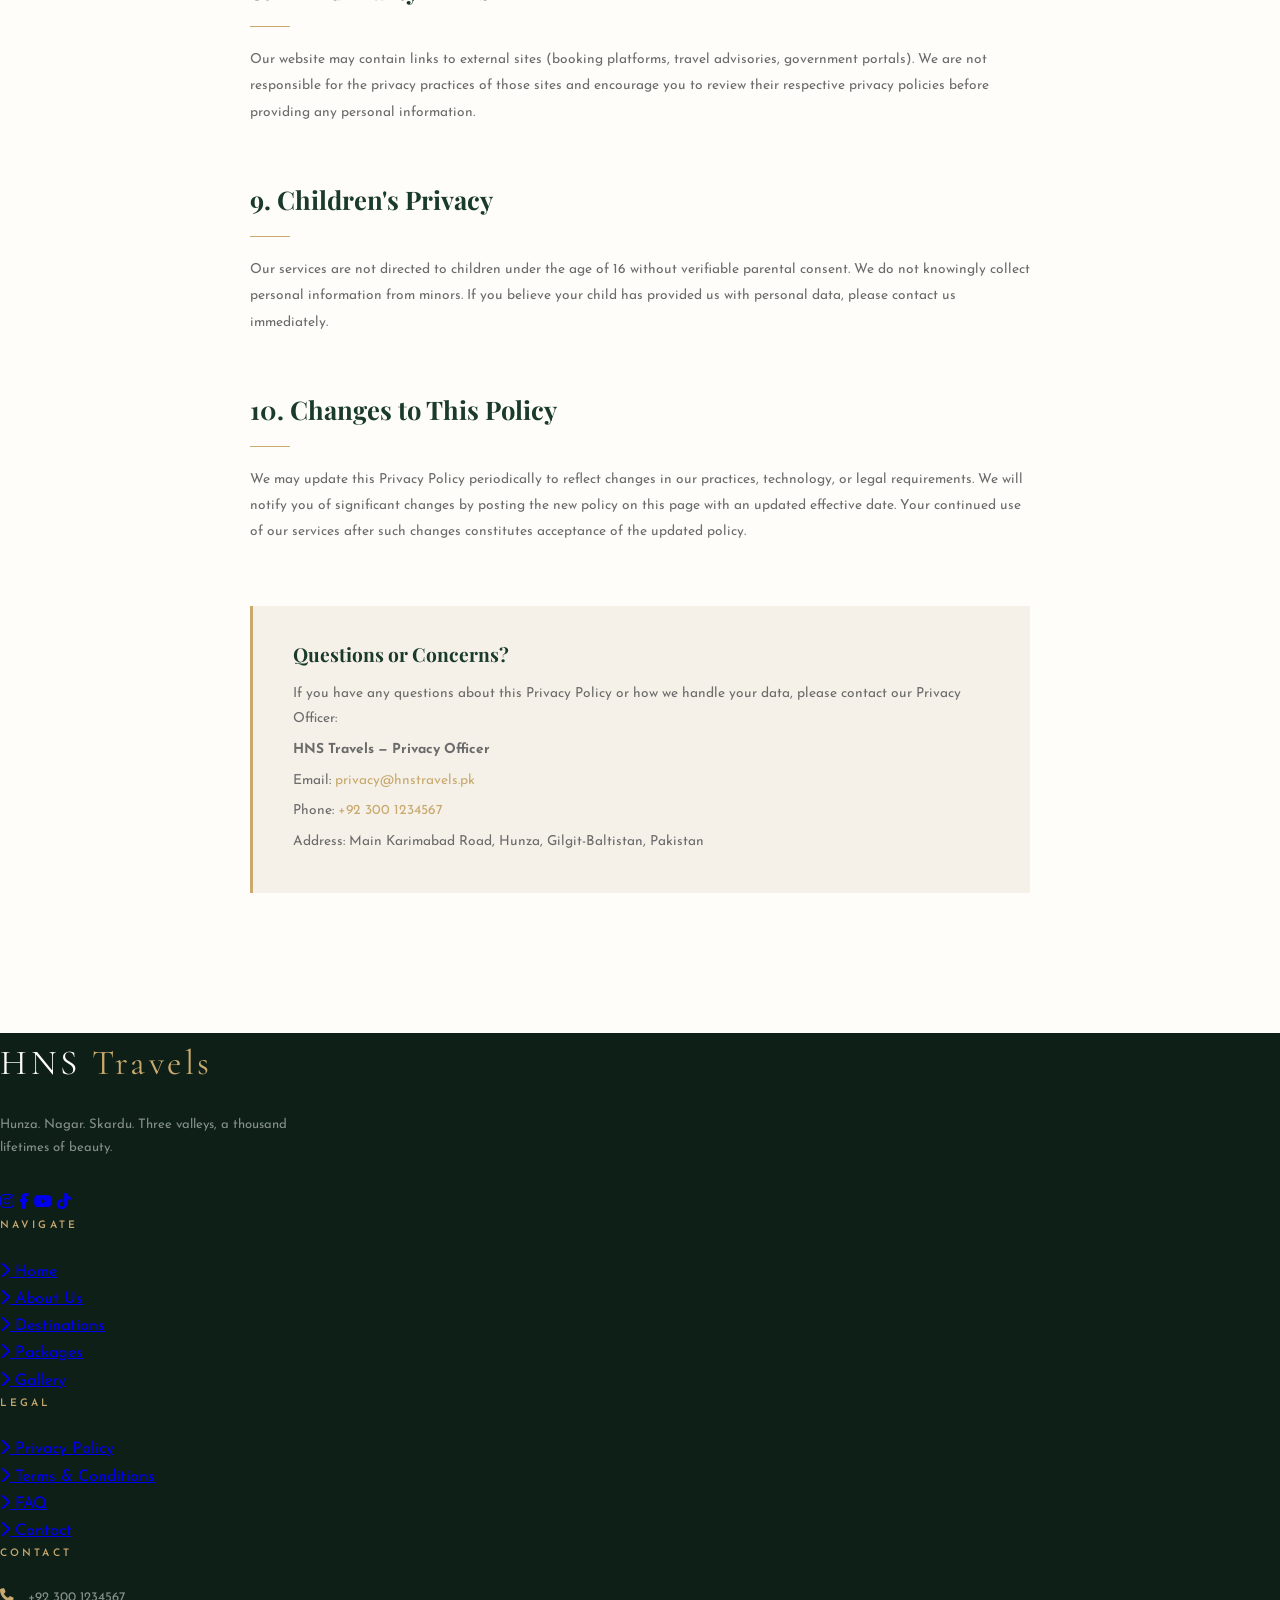
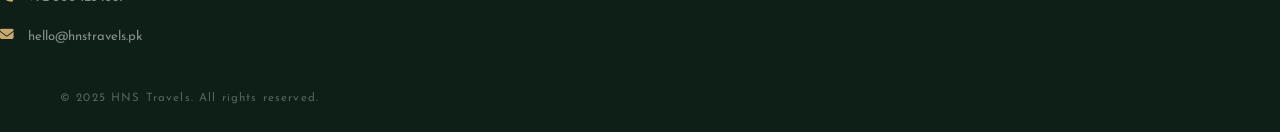
<file: pages/privacy.html>
<!DOCTYPE html>
<html lang="en">
<head>
  <meta charset="UTF-8" />
  <meta name="viewport" content="width=device-width, initial-scale=1.0" />
  <title>Privacy Policy — HNS Travels</title>
  <link rel="stylesheet" href="https://cdnjs.cloudflare.com/ajax/libs/font-awesome/6.5.0/css/all.min.css" />
  <link rel="stylesheet" href="../css/style.css" />
  <style>
    .legal-body { padding: 100px 60px 140px; background: var(--white); max-width: 900px; margin: 0 auto; }
    .legal-intro { margin-bottom: 60px; padding-bottom: 40px; border-bottom: 1px solid rgba(13,31,23,0.1); }
    .legal-intro p { font-size: 0.88rem; color: var(--text-light); line-height: 1.9; margin-bottom: 16px; }
    .legal-date { display: inline-block; font-family: var(--font-sans); font-size: 0.65rem; letter-spacing: 0.2em; text-transform: uppercase; color: var(--secondary); margin-bottom: 24px; }
    .legal-section { margin-bottom: 52px; }
    .legal-section h2 { font-family: var(--font-heading); font-size: 1.6rem; color: var(--primary); margin-bottom: 20px; position: relative; padding-bottom: 16px; }
    .legal-section h2::after { content: ''; position: absolute; bottom: 0; left: 0; width: 40px; height: 1px; background: var(--secondary); }
    .legal-section h3 { font-family: var(--font-heading); font-size: 1.1rem; color: var(--primary); margin: 28px 0 12px; }
    .legal-section p { font-size: 0.86rem; color: var(--text-light); line-height: 1.9; margin-bottom: 14px; }
    .legal-section ul { padding-left: 24px; margin-bottom: 14px; }
    .legal-section ul li { font-size: 0.86rem; color: var(--text-light); line-height: 1.8; margin-bottom: 6px; list-style: none; position: relative; padding-left: 16px; }
    .legal-section ul li::before { content: '—'; position: absolute; left: 0; color: var(--secondary); font-size: 0.8rem; }
    .legal-contact-box { background: var(--light); border-left: 3px solid var(--secondary); padding: 32px 40px; margin-top: 60px; }
    .legal-contact-box h3 { font-family: var(--font-heading); font-size: 1.2rem; color: var(--primary); margin-bottom: 12px; }
    .legal-contact-box p { font-size: 0.86rem; color: var(--text-light); line-height: 1.8; margin-bottom: 6px; }
    .legal-contact-box a { color: var(--secondary); text-decoration: none; }

    @media (max-width: 900px) { .legal-body { padding: 80px 40px 100px; } }
    @media (max-width: 600px) { .legal-body { padding: 60px 24px 80px; } }
  </style>
</head>
<body>

  <div id="cursor-dot"></div>
  <button id="back-to-top"><i class="fas fa-arrow-up"></i></button>

  <nav id="navbar">
    <a href="../index.html" class="nav-logo"><img src="../static/img/logo/HNS_Travels.png" alt="HNS Travels" class="nav-logo-img" /></a>
    <ul class="nav-links">
      <li><a href="../index.html">Home</a></li>
      <li><a href="about.html">About</a></li>
      <li><a href="destinations.html">Destinations</a></li>
      <li><a href="packages.html">Packages</a></li>
      <li><a href="gallery.html">Gallery</a></li>
      <li><a href="blog.html">Journal</a></li>
      <li><a href="faq.html">FAQ</a></li>
      <li><a href="contact.html" class="nav-cta">Book Now</a></li>
    </ul>
    <button class="nav-hamburger" id="hamburger"><span></span><span></span><span></span></button>
  </nav>
  <div class="mobile-menu" id="mobile-menu">
    <a href="../index.html">Home</a><a href="about.html">About</a><a href="destinations.html">Destinations</a>
    <a href="packages.html">Packages</a><a href="gallery.html">Gallery</a><a href="blog.html">Journal</a>
    <a href="faq.html">FAQ</a><a href="contact.html">Book Now</a>
  </div>

  <div class="page-hero">
    <div class="page-hero-bg" style="background-image: url('https://images.unsplash.com/photo-1501854140801-50d01698950b?auto=format&fit=crop&w=1920&q=80'); opacity:0.5;"></div>
    <div class="page-hero-content">
      <h1 class="page-hero-title">Privacy <em>Policy</em></h1>
      <div class="breadcrumb">
        <a href="../index.html">Home</a>
        <span>/</span>
        <span>Privacy Policy</span>
      </div>
    </div>
  </div>

  <div class="legal-body">
    <div class="legal-intro">
      <span class="legal-date">Last Updated: January 1, 2025</span>
      <p>HNS Travels ("we," "our," or "us") is committed to protecting your personal information and your right to privacy. This Privacy Policy explains how we collect, use, disclose, and safeguard your information when you visit our website or engage our services.</p>
      <p>Please read this policy carefully. If you disagree with its terms, please discontinue use of our site and services.</p>
    </div>

    <div class="legal-section reveal">
      <h2>1. Information We Collect</h2>
      <h3>Personal Information You Provide</h3>
      <p>We collect information you voluntarily provide when you fill out booking forms, contact us, or subscribe to our newsletter. This may include:</p>
      <ul>
        <li>Full name, email address, and phone number</li>
        <li>Passport number and nationality (for permit applications)</li>
        <li>Emergency contact details</li>
        <li>Dietary requirements or medical conditions relevant to your trek</li>
        <li>Payment details (processed securely via third-party processors)</li>
      </ul>
      <h3>Automatically Collected Information</h3>
      <p>When you visit our website, certain technical data is automatically collected, including your IP address, browser type, device type, pages visited, and time spent on our site. This is used solely for analytics and improving user experience.</p>
    </div>

    <div class="legal-section reveal">
      <h2>2. How We Use Your Information</h2>
      <p>We use the information we collect to:</p>
      <ul>
        <li>Process and manage your travel bookings and itineraries</li>
        <li>Apply for required trekking permits on your behalf</li>
        <li>Communicate important updates, itinerary changes, or safety advisories</li>
        <li>Send newsletters and promotional content (only with your consent)</li>
        <li>Improve our website and service offerings</li>
        <li>Comply with legal obligations in Pakistan and internationally</li>
      </ul>
      <p>We do not sell, trade, or rent your personal information to third parties for marketing purposes under any circumstances.</p>
    </div>

    <div class="legal-section reveal">
      <h2>3. Information Sharing</h2>
      <p>We may share your information with trusted third parties only as necessary:</p>
      <ul>
        <li><strong style="color:var(--primary)">Government Authorities:</strong> Passport and permit data may be shared with Pakistan's Ministry of Tourism and local district authorities as legally required.</li>
        <li><strong style="color:var(--primary)">Partner Hotels and Guesthouses:</strong> Name and arrival details are shared with accommodation partners to arrange your stay.</li>
        <li><strong style="color:var(--primary)">Payment Processors:</strong> Financial details are handled by PCI-DSS compliant payment gateways and are never stored on our servers.</li>
        <li><strong style="color:var(--primary)">Emergency Services:</strong> In the event of a medical or safety emergency, relevant information may be shared with rescue teams or hospitals.</li>
      </ul>
    </div>

    <div class="legal-section reveal">
      <h2>4. Data Retention</h2>
      <p>We retain your personal data for as long as necessary to fulfill the purposes outlined in this policy, or as required by law. Booking records are retained for a minimum of five years for legal and accounting purposes. You may request deletion of your data at any time, subject to legal retention requirements.</p>
    </div>

    <div class="legal-section reveal">
      <h2>5. Your Rights</h2>
      <p>You have the right to:</p>
      <ul>
        <li>Access the personal data we hold about you</li>
        <li>Request correction of inaccurate or incomplete data</li>
        <li>Request deletion of your data (subject to legal constraints)</li>
        <li>Withdraw consent for marketing communications at any time</li>
        <li>Lodge a complaint with the relevant data protection authority</li>
      </ul>
      <p>To exercise any of these rights, please contact us at <a href="mailto:privacy@hnstravels.pk" style="color:var(--secondary);">privacy@hnstravels.pk</a>.</p>
    </div>

    <div class="legal-section reveal">
      <h2>6. Cookies</h2>
      <p>Our website uses cookies to enhance your browsing experience. These are small data files placed on your device that help us remember your preferences and understand how our site is used. You may disable cookies through your browser settings, though some site features may not function optimally without them.</p>
    </div>

    <div class="legal-section reveal">
      <h2>7. Security</h2>
      <p>We implement industry-standard technical and organizational measures to protect your personal information from unauthorized access, alteration, disclosure, or destruction. However, no method of transmission over the internet is 100% secure, and we cannot guarantee absolute security.</p>
    </div>

    <div class="legal-section reveal">
      <h2>8. Third-Party Links</h2>
      <p>Our website may contain links to external sites (booking platforms, travel advisories, government portals). We are not responsible for the privacy practices of those sites and encourage you to review their respective privacy policies before providing any personal information.</p>
    </div>

    <div class="legal-section reveal">
      <h2>9. Children's Privacy</h2>
      <p>Our services are not directed to children under the age of 16 without verifiable parental consent. We do not knowingly collect personal information from minors. If you believe your child has provided us with personal data, please contact us immediately.</p>
    </div>

    <div class="legal-section reveal">
      <h2>10. Changes to This Policy</h2>
      <p>We may update this Privacy Policy periodically to reflect changes in our practices, technology, or legal requirements. We will notify you of significant changes by posting the new policy on this page with an updated effective date. Your continued use of our services after such changes constitutes acceptance of the updated policy.</p>
    </div>

    <div class="legal-contact-box reveal">
      <h3>Questions or Concerns?</h3>
      <p>If you have any questions about this Privacy Policy or how we handle your data, please contact our Privacy Officer:</p>
      <p><strong>HNS Travels — Privacy Officer</strong></p>
      <p>Email: <a href="mailto:privacy@hnstravels.pk">privacy@hnstravels.pk</a></p>
      <p>Phone: <a href="tel:+923001234567">+92 300 1234567</a></p>
      <p>Address: Main Karimabad Road, Hunza, Gilgit-Baltistan, Pakistan</p>
    </div>
  </div>

  <!-- FOOTER -->
  <footer>
    <div class="footer-grid">
      <div class="footer-brand">
        <div class="footer-logo">HNS <span>Travels</span></div>
        <p>Hunza. Nagar. Skardu. Three valleys, a thousand lifetimes of beauty.</p>
        <div class="footer-socials">
          <a href="#"><i class="fab fa-instagram"></i></a>
          <a href="#"><i class="fab fa-facebook-f"></i></a>
          <a href="#"><i class="fab fa-youtube"></i></a>
          <a href="#"><i class="fab fa-tiktok"></i></a>
        </div>
      </div>
      <div class="footer-col">
        <h4>Navigate</h4>
        <ul>
          <li><a href="../index.html"><i class="fas fa-chevron-right"></i> Home</a></li>
          <li><a href="about.html"><i class="fas fa-chevron-right"></i> About Us</a></li>
          <li><a href="destinations.html"><i class="fas fa-chevron-right"></i> Destinations</a></li>
          <li><a href="packages.html"><i class="fas fa-chevron-right"></i> Packages</a></li>
          <li><a href="gallery.html"><i class="fas fa-chevron-right"></i> Gallery</a></li>
        </ul>
      </div>
      <div class="footer-col">
        <h4>Legal</h4>
        <ul>
          <li><a href="privacy.html"><i class="fas fa-chevron-right"></i> Privacy Policy</a></li>
          <li><a href="terms.html"><i class="fas fa-chevron-right"></i> Terms & Conditions</a></li>
          <li><a href="faq.html"><i class="fas fa-chevron-right"></i> FAQ</a></li>
          <li><a href="contact.html"><i class="fas fa-chevron-right"></i> Contact</a></li>
        </ul>
      </div>
      <div class="footer-col">
        <h4>Contact</h4>
        <div class="footer-contact-item"><i class="fas fa-phone"></i><span>+92 300 1234567</span></div>
        <div class="footer-contact-item"><i class="fas fa-envelope"></i><span>hello@hnstravels.pk</span></div>
      </div>
    </div>
    <div class="footer-bottom">
      <p>&copy; 2025 HNS Travels. All rights reserved.</p>
    </div>
  </footer>

  <script src="https://cdnjs.cloudflare.com/ajax/libs/jquery/3.7.1/jquery.min.js"></script>
  <script src="../js/main.js"></script>
</body>
</html>
</file>
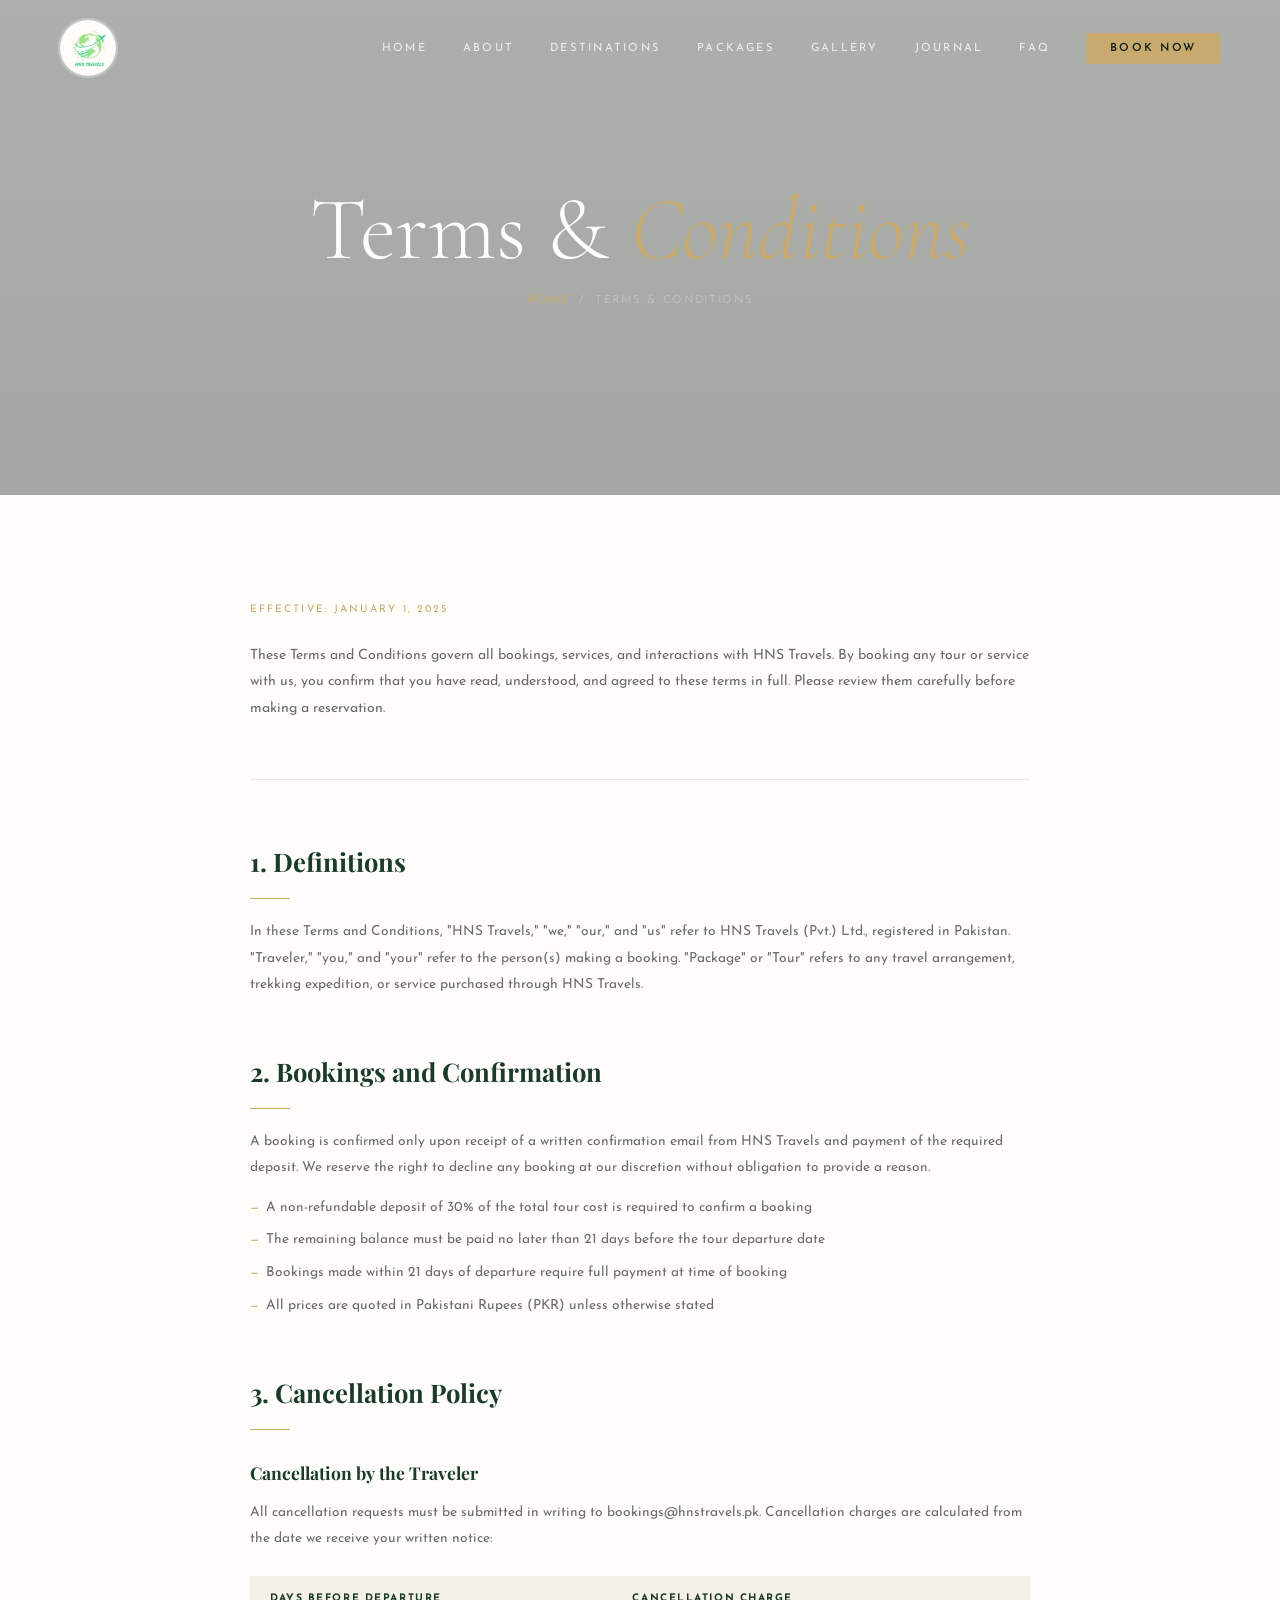
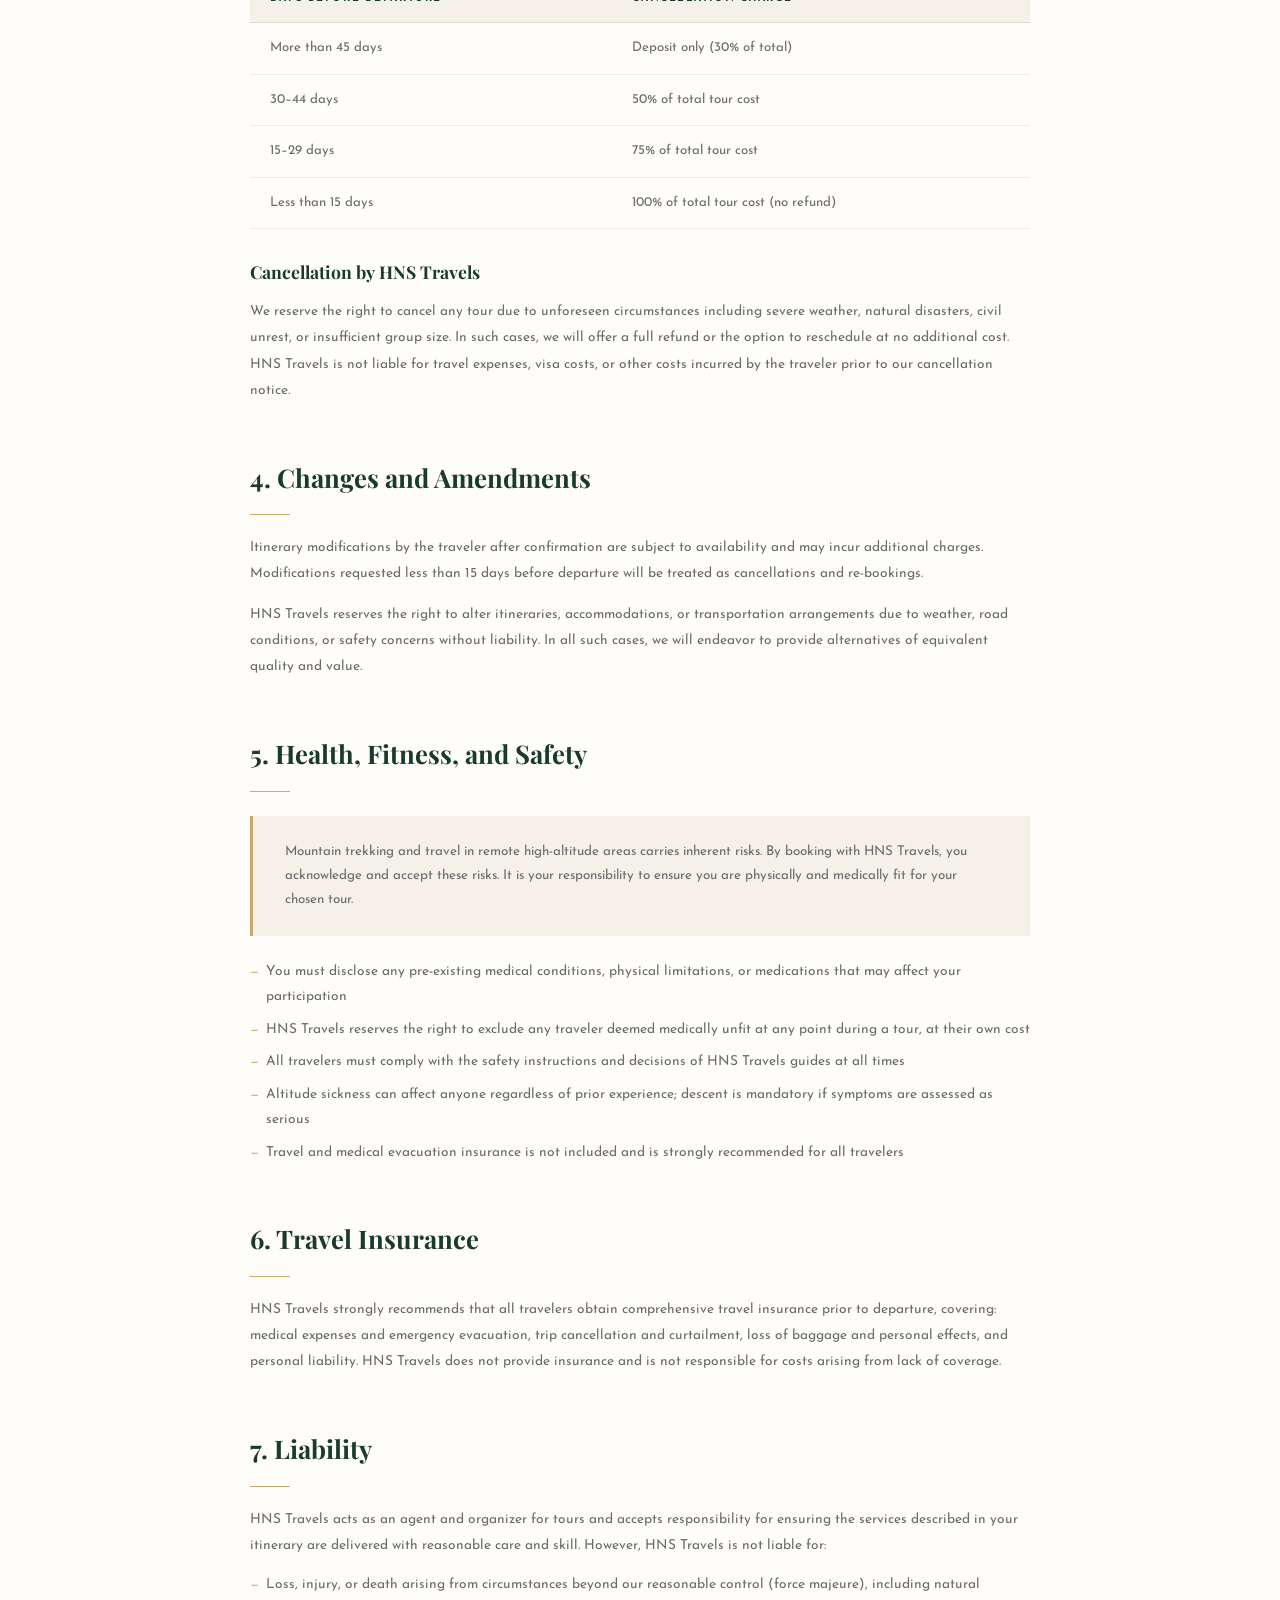
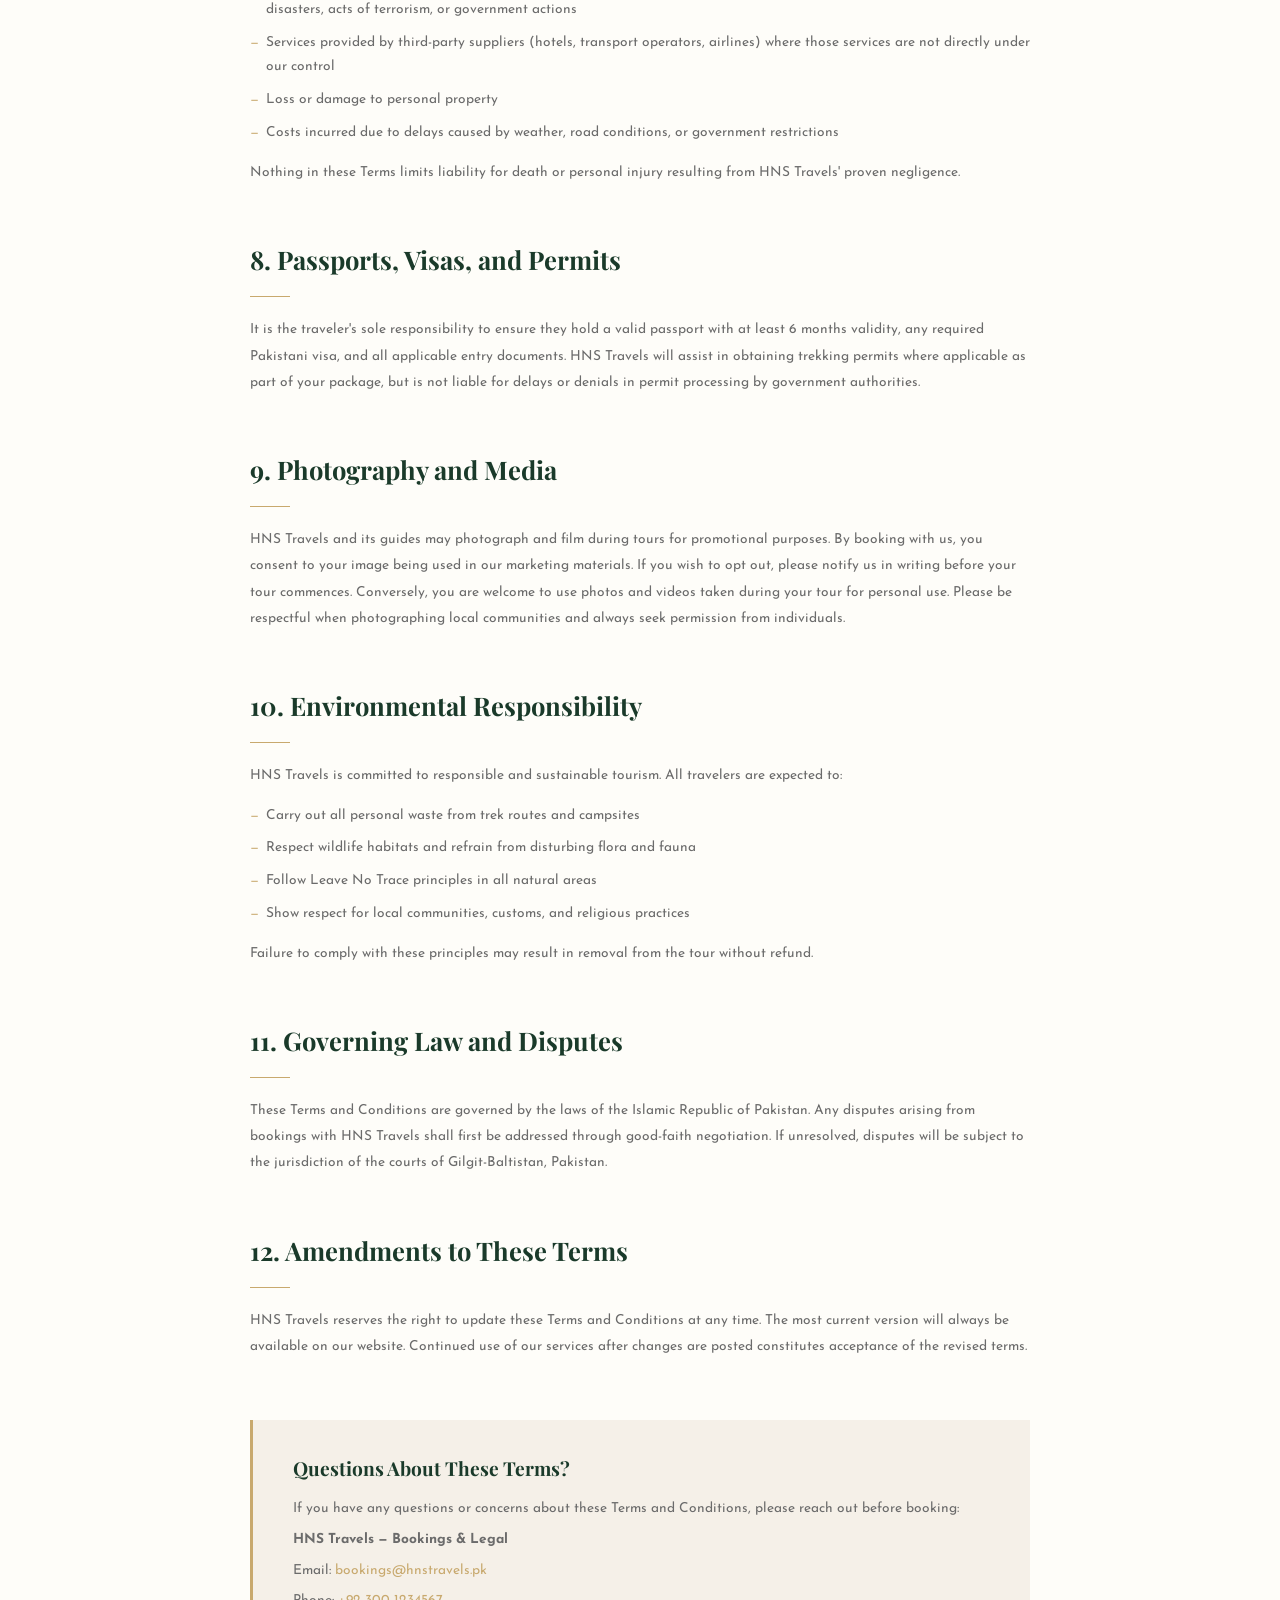
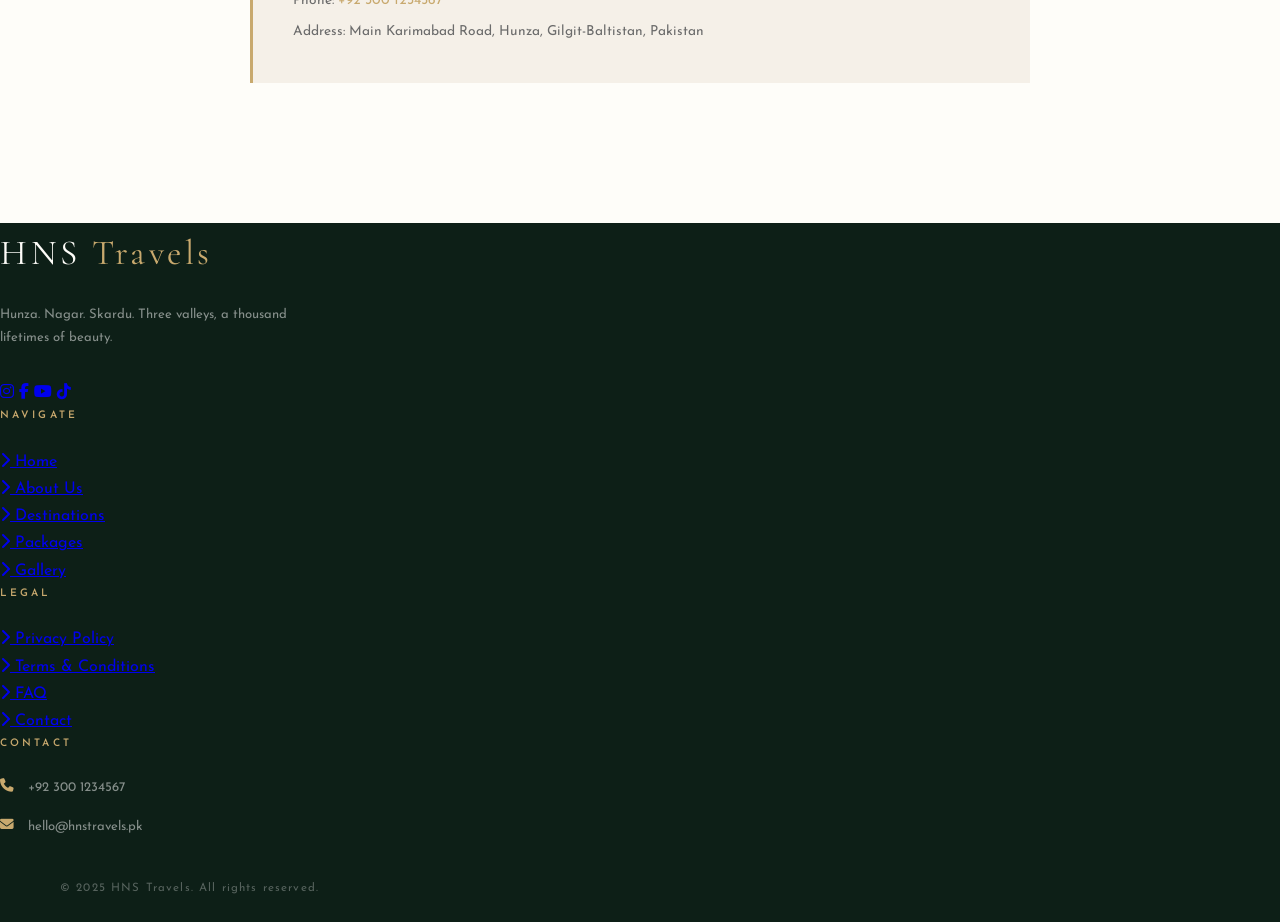
<file: pages/terms.html>
<!DOCTYPE html>
<html lang="en">
<head>
  <meta charset="UTF-8" />
  <meta name="viewport" content="width=device-width, initial-scale=1.0" />
  <title>Terms & Conditions — HNS Travels</title>
  <link rel="stylesheet" href="https://cdnjs.cloudflare.com/ajax/libs/font-awesome/6.5.0/css/all.min.css" />
  <link rel="stylesheet" href="../css/style.css" />
  <style>
    .legal-body { padding: 100px 60px 140px; background: var(--white); max-width: 900px; margin: 0 auto; }
    .legal-intro { margin-bottom: 60px; padding-bottom: 40px; border-bottom: 1px solid rgba(13,31,23,0.1); }
    .legal-intro p { font-size: 0.88rem; color: var(--text-light); line-height: 1.9; margin-bottom: 16px; }
    .legal-date { display: inline-block; font-family: var(--font-sans); font-size: 0.65rem; letter-spacing: 0.2em; text-transform: uppercase; color: var(--secondary); margin-bottom: 24px; }
    .legal-section { margin-bottom: 52px; }
    .legal-section h2 { font-family: var(--font-heading); font-size: 1.6rem; color: var(--primary); margin-bottom: 20px; position: relative; padding-bottom: 16px; }
    .legal-section h2::after { content: ''; position: absolute; bottom: 0; left: 0; width: 40px; height: 1px; background: var(--secondary); }
    .legal-section h3 { font-family: var(--font-heading); font-size: 1.1rem; color: var(--primary); margin: 28px 0 12px; }
    .legal-section p { font-size: 0.86rem; color: var(--text-light); line-height: 1.9; margin-bottom: 14px; }
    .legal-section ul { padding-left: 0; margin-bottom: 14px; }
    .legal-section ul li { font-size: 0.86rem; color: var(--text-light); line-height: 1.8; margin-bottom: 8px; list-style: none; position: relative; padding-left: 16px; }
    .legal-section ul li::before { content: '—'; position: absolute; left: 0; color: var(--secondary); font-size: 0.8rem; }
    .highlight-box { background: var(--light); border-left: 3px solid var(--secondary); padding: 24px 32px; margin: 24px 0; }
    .highlight-box p { margin: 0; font-size: 0.84rem; color: var(--text-light); line-height: 1.8; }
    .cancellation-table { width: 100%; border-collapse: collapse; margin: 24px 0; }
    .cancellation-table th { font-family: var(--font-sans); font-size: 0.65rem; letter-spacing: 0.15em; text-transform: uppercase; color: var(--primary); background: var(--light); padding: 14px 20px; text-align: left; border-bottom: 1px solid rgba(13,31,23,0.1); }
    .cancellation-table td { font-size: 0.83rem; color: var(--text-light); padding: 14px 20px; border-bottom: 1px solid rgba(13,31,23,0.07); }
    .cancellation-table tr:hover td { background: var(--light); }
    .legal-contact-box { background: var(--light); border-left: 3px solid var(--secondary); padding: 32px 40px; margin-top: 60px; }
    .legal-contact-box h3 { font-family: var(--font-heading); font-size: 1.2rem; color: var(--primary); margin-bottom: 12px; }
    .legal-contact-box p { font-size: 0.86rem; color: var(--text-light); line-height: 1.8; margin-bottom: 6px; }
    .legal-contact-box a { color: var(--secondary); text-decoration: none; }

    @media (max-width: 900px) { .legal-body { padding: 80px 40px 100px; } }
    @media (max-width: 600px) { .legal-body { padding: 60px 24px 80px; } .cancellation-table { font-size: 0.75rem; } }
  </style>
</head>
<body>

  <div id="cursor-dot"></div>
  <button id="back-to-top"><i class="fas fa-arrow-up"></i></button>

  <nav id="navbar">
    <a href="../index.html" class="nav-logo"><img src="../static/img/logo/HNS_Travels.png" alt="HNS Travels" class="nav-logo-img" /></a>
    <ul class="nav-links">
      <li><a href="../index.html">Home</a></li>
      <li><a href="about.html">About</a></li>
      <li><a href="destinations.html">Destinations</a></li>
      <li><a href="packages.html">Packages</a></li>
      <li><a href="gallery.html">Gallery</a></li>
      <li><a href="blog.html">Journal</a></li>
      <li><a href="faq.html">FAQ</a></li>
      <li><a href="contact.html" class="nav-cta">Book Now</a></li>
    </ul>
    <button class="nav-hamburger" id="hamburger"><span></span><span></span><span></span></button>
  </nav>
  <div class="mobile-menu" id="mobile-menu">
    <a href="../index.html">Home</a><a href="about.html">About</a><a href="destinations.html">Destinations</a>
    <a href="packages.html">Packages</a><a href="gallery.html">Gallery</a><a href="blog.html">Journal</a>
    <a href="faq.html">FAQ</a><a href="contact.html">Book Now</a>
  </div>

  <div class="page-hero">
    <div class="page-hero-bg" style="background-image: url('https://images.unsplash.com/photo-1471922694854-ff1b63b8b67d?auto=format&fit=crop&w=1920&q=80'); opacity:0.4;"></div>
    <div class="page-hero-content">
      <h1 class="page-hero-title">Terms &amp; <em>Conditions</em></h1>
      <div class="breadcrumb">
        <a href="../index.html">Home</a>
        <span>/</span>
        <span>Terms &amp; Conditions</span>
      </div>
    </div>
  </div>

  <div class="legal-body">
    <div class="legal-intro">
      <span class="legal-date">Effective: January 1, 2025</span>
      <p>These Terms and Conditions govern all bookings, services, and interactions with HNS Travels. By booking any tour or service with us, you confirm that you have read, understood, and agreed to these terms in full. Please review them carefully before making a reservation.</p>
    </div>

    <div class="legal-section reveal">
      <h2>1. Definitions</h2>
      <p>In these Terms and Conditions, "HNS Travels," "we," "our," and "us" refer to HNS Travels (Pvt.) Ltd., registered in Pakistan. "Traveler," "you," and "your" refer to the person(s) making a booking. "Package" or "Tour" refers to any travel arrangement, trekking expedition, or service purchased through HNS Travels.</p>
    </div>

    <div class="legal-section reveal">
      <h2>2. Bookings and Confirmation</h2>
      <p>A booking is confirmed only upon receipt of a written confirmation email from HNS Travels and payment of the required deposit. We reserve the right to decline any booking at our discretion without obligation to provide a reason.</p>
      <ul>
        <li>A non-refundable deposit of 30% of the total tour cost is required to confirm a booking</li>
        <li>The remaining balance must be paid no later than 21 days before the tour departure date</li>
        <li>Bookings made within 21 days of departure require full payment at time of booking</li>
        <li>All prices are quoted in Pakistani Rupees (PKR) unless otherwise stated</li>
      </ul>
    </div>

    <div class="legal-section reveal">
      <h2>3. Cancellation Policy</h2>
      <h3>Cancellation by the Traveler</h3>
      <p>All cancellation requests must be submitted in writing to bookings@hnstravels.pk. Cancellation charges are calculated from the date we receive your written notice:</p>
      <table class="cancellation-table">
        <thead>
          <tr>
            <th>Days Before Departure</th>
            <th>Cancellation Charge</th>
          </tr>
        </thead>
        <tbody>
          <tr><td>More than 45 days</td><td>Deposit only (30% of total)</td></tr>
          <tr><td>30–44 days</td><td>50% of total tour cost</td></tr>
          <tr><td>15–29 days</td><td>75% of total tour cost</td></tr>
          <tr><td>Less than 15 days</td><td>100% of total tour cost (no refund)</td></tr>
        </tbody>
      </table>
      <h3>Cancellation by HNS Travels</h3>
      <p>We reserve the right to cancel any tour due to unforeseen circumstances including severe weather, natural disasters, civil unrest, or insufficient group size. In such cases, we will offer a full refund or the option to reschedule at no additional cost. HNS Travels is not liable for travel expenses, visa costs, or other costs incurred by the traveler prior to our cancellation notice.</p>
    </div>

    <div class="legal-section reveal">
      <h2>4. Changes and Amendments</h2>
      <p>Itinerary modifications by the traveler after confirmation are subject to availability and may incur additional charges. Modifications requested less than 15 days before departure will be treated as cancellations and re-bookings.</p>
      <p>HNS Travels reserves the right to alter itineraries, accommodations, or transportation arrangements due to weather, road conditions, or safety concerns without liability. In all such cases, we will endeavor to provide alternatives of equivalent quality and value.</p>
    </div>

    <div class="legal-section reveal">
      <h2>5. Health, Fitness, and Safety</h2>
      <div class="highlight-box">
        <p>Mountain trekking and travel in remote high-altitude areas carries inherent risks. By booking with HNS Travels, you acknowledge and accept these risks. It is your responsibility to ensure you are physically and medically fit for your chosen tour.</p>
      </div>
      <ul>
        <li>You must disclose any pre-existing medical conditions, physical limitations, or medications that may affect your participation</li>
        <li>HNS Travels reserves the right to exclude any traveler deemed medically unfit at any point during a tour, at their own cost</li>
        <li>All travelers must comply with the safety instructions and decisions of HNS Travels guides at all times</li>
        <li>Altitude sickness can affect anyone regardless of prior experience; descent is mandatory if symptoms are assessed as serious</li>
        <li>Travel and medical evacuation insurance is not included and is strongly recommended for all travelers</li>
      </ul>
    </div>

    <div class="legal-section reveal">
      <h2>6. Travel Insurance</h2>
      <p>HNS Travels strongly recommends that all travelers obtain comprehensive travel insurance prior to departure, covering: medical expenses and emergency evacuation, trip cancellation and curtailment, loss of baggage and personal effects, and personal liability. HNS Travels does not provide insurance and is not responsible for costs arising from lack of coverage.</p>
    </div>

    <div class="legal-section reveal">
      <h2>7. Liability</h2>
      <p>HNS Travels acts as an agent and organizer for tours and accepts responsibility for ensuring the services described in your itinerary are delivered with reasonable care and skill. However, HNS Travels is not liable for:</p>
      <ul>
        <li>Loss, injury, or death arising from circumstances beyond our reasonable control (force majeure), including natural disasters, acts of terrorism, or government actions</li>
        <li>Services provided by third-party suppliers (hotels, transport operators, airlines) where those services are not directly under our control</li>
        <li>Loss or damage to personal property</li>
        <li>Costs incurred due to delays caused by weather, road conditions, or government restrictions</li>
      </ul>
      <p>Nothing in these Terms limits liability for death or personal injury resulting from HNS Travels' proven negligence.</p>
    </div>

    <div class="legal-section reveal">
      <h2>8. Passports, Visas, and Permits</h2>
      <p>It is the traveler's sole responsibility to ensure they hold a valid passport with at least 6 months validity, any required Pakistani visa, and all applicable entry documents. HNS Travels will assist in obtaining trekking permits where applicable as part of your package, but is not liable for delays or denials in permit processing by government authorities.</p>
    </div>

    <div class="legal-section reveal">
      <h2>9. Photography and Media</h2>
      <p>HNS Travels and its guides may photograph and film during tours for promotional purposes. By booking with us, you consent to your image being used in our marketing materials. If you wish to opt out, please notify us in writing before your tour commences. Conversely, you are welcome to use photos and videos taken during your tour for personal use. Please be respectful when photographing local communities and always seek permission from individuals.</p>
    </div>

    <div class="legal-section reveal">
      <h2>10. Environmental Responsibility</h2>
      <p>HNS Travels is committed to responsible and sustainable tourism. All travelers are expected to:</p>
      <ul>
        <li>Carry out all personal waste from trek routes and campsites</li>
        <li>Respect wildlife habitats and refrain from disturbing flora and fauna</li>
        <li>Follow Leave No Trace principles in all natural areas</li>
        <li>Show respect for local communities, customs, and religious practices</li>
      </ul>
      <p>Failure to comply with these principles may result in removal from the tour without refund.</p>
    </div>

    <div class="legal-section reveal">
      <h2>11. Governing Law and Disputes</h2>
      <p>These Terms and Conditions are governed by the laws of the Islamic Republic of Pakistan. Any disputes arising from bookings with HNS Travels shall first be addressed through good-faith negotiation. If unresolved, disputes will be subject to the jurisdiction of the courts of Gilgit-Baltistan, Pakistan.</p>
    </div>

    <div class="legal-section reveal">
      <h2>12. Amendments to These Terms</h2>
      <p>HNS Travels reserves the right to update these Terms and Conditions at any time. The most current version will always be available on our website. Continued use of our services after changes are posted constitutes acceptance of the revised terms.</p>
    </div>

    <div class="legal-contact-box reveal">
      <h3>Questions About These Terms?</h3>
      <p>If you have any questions or concerns about these Terms and Conditions, please reach out before booking:</p>
      <p><strong>HNS Travels — Bookings & Legal</strong></p>
      <p>Email: <a href="mailto:bookings@hnstravels.pk">bookings@hnstravels.pk</a></p>
      <p>Phone: <a href="tel:+923001234567">+92 300 1234567</a></p>
      <p>Address: Main Karimabad Road, Hunza, Gilgit-Baltistan, Pakistan</p>
    </div>
  </div>

  <!-- FOOTER -->
  <footer>
    <div class="footer-grid">
      <div class="footer-brand">
        <div class="footer-logo">HNS <span>Travels</span></div>
        <p>Hunza. Nagar. Skardu. Three valleys, a thousand lifetimes of beauty.</p>
        <div class="footer-socials">
          <a href="#"><i class="fab fa-instagram"></i></a>
          <a href="#"><i class="fab fa-facebook-f"></i></a>
          <a href="#"><i class="fab fa-youtube"></i></a>
          <a href="#"><i class="fab fa-tiktok"></i></a>
        </div>
      </div>
      <div class="footer-col">
        <h4>Navigate</h4>
        <ul>
          <li><a href="../index.html"><i class="fas fa-chevron-right"></i> Home</a></li>
          <li><a href="about.html"><i class="fas fa-chevron-right"></i> About Us</a></li>
          <li><a href="destinations.html"><i class="fas fa-chevron-right"></i> Destinations</a></li>
          <li><a href="packages.html"><i class="fas fa-chevron-right"></i> Packages</a></li>
          <li><a href="gallery.html"><i class="fas fa-chevron-right"></i> Gallery</a></li>
        </ul>
      </div>
      <div class="footer-col">
        <h4>Legal</h4>
        <ul>
          <li><a href="privacy.html"><i class="fas fa-chevron-right"></i> Privacy Policy</a></li>
          <li><a href="terms.html"><i class="fas fa-chevron-right"></i> Terms & Conditions</a></li>
          <li><a href="faq.html"><i class="fas fa-chevron-right"></i> FAQ</a></li>
          <li><a href="contact.html"><i class="fas fa-chevron-right"></i> Contact</a></li>
        </ul>
      </div>
      <div class="footer-col">
        <h4>Contact</h4>
        <div class="footer-contact-item"><i class="fas fa-phone"></i><span>+92 300 1234567</span></div>
        <div class="footer-contact-item"><i class="fas fa-envelope"></i><span>hello@hnstravels.pk</span></div>
      </div>
    </div>
    <div class="footer-bottom">
      <p>&copy; 2025 HNS Travels. All rights reserved.</p>
    </div>
  </footer>

  <script src="https://cdnjs.cloudflare.com/ajax/libs/jquery/3.7.1/jquery.min.js"></script>
  <script src="../js/main.js"></script>
</body>
</html>
</file>
<file: css/style.css>
/* ===== HNS TRAVELS - MAIN STYLESHEET ===== */

@import url('https://fonts.googleapis.com/css2?family=Cormorant+Garamond:ital,wght@0,300;0,400;0,600;0,700;1,300;1,400&family=Josefin+Sans:wght@200;300;400;600&family=Playfair+Display:ital,wght@0,400;0,700;1,400&display=swap');

/* ===== CSS VARIABLES ===== */
:root {
  --primary: #1a3a2a;
  --primary-light: #2d6a4f;
  --secondary: #c8a96e;
  --secondary-light: #e8c98a;
  --accent: #74b49b;
  --dark: #0d1f17;
  --light: #f5f0e8;
  --white: #fefdf9;
  --text: #2c2c2c;
  --text-light: #6b6b6b;
  --overlay: rgba(13, 31, 23, 0.7);

  --font-display: 'Cormorant Garamond', serif;
  --font-sans: 'Josefin Sans', sans-serif;
  --font-heading: 'Playfair Display', serif;

  --transition: all 0.4s cubic-bezier(0.25, 0.8, 0.25, 1);
  --transition-slow: all 0.8s cubic-bezier(0.25, 0.8, 0.25, 1);
  --shadow: 0 20px 60px rgba(0,0,0,0.15);
  --shadow-heavy: 0 30px 80px rgba(0,0,0,0.3);
}

/* ===== RESET & BASE ===== */
*, *::before, *::after {
  margin: 0;
  padding: 0;
  box-sizing: border-box;
}

html {
  scroll-behavior: smooth;
  overflow-x: hidden;
}

body {
  font-family: var(--font-sans);
  background-color: var(--white);
  color: var(--text);
  overflow-x: hidden;
  line-height: 1.7;
}

/* ===== LOADING SCREEN ===== */
#loader {
  position: fixed;
  top: 0;
  left: 0;
  width: 100%;
  height: 100%;
  background: var(--dark);
  z-index: 99990;
  display: flex;
  align-items: center;
  justify-content: center;
  flex-direction: column;
  transition: opacity 0.8s ease, visibility 0.8s ease;
}

#loader.hidden {
  opacity: 0;
  visibility: hidden;
}

.loader-logo {
  width: 130px;
  height: 130px;
  border-radius: 50%;
  overflow: hidden;
  box-shadow: 0 0 0 4px rgba(255,255,255,0.15), 0 0 40px rgba(74,180,120,0.3);
  animation: loaderPulse 2s ease-in-out infinite;
  margin-bottom: 4px;
}

.loader-logo img {
  width: 100%;
  height: 100%;
  object-fit: cover;
  display: block;
}

.loader-subtitle {
  font-family: var(--font-sans);
  font-size: 0.7rem;
  letter-spacing: 0.5em;
  color: var(--secondary);
  margin-top: 8px;
  text-transform: uppercase;
}

.loader-bar-wrap {
  width: 200px;
  height: 1px;
  background: rgba(255,255,255,0.1);
  margin-top: 40px;
  overflow: hidden;
}

.loader-bar {
  height: 100%;
  background: linear-gradient(90deg, var(--secondary), var(--accent));
  width: 0%;
  animation: loaderBar 2.2s ease forwards;
}

@keyframes loaderPulse {
  0%, 100% { opacity: 1; }
  50% { opacity: 0.5; }
}

@keyframes loaderBar {
  0% { width: 0%; }
  100% { width: 100%; }
}

/* ===== NAVIGATION ===== */
nav {
  position: fixed;
  top: 0;
  left: 0;
  width: 100%;
  z-index: 1000;
  padding: 20px 60px;
  display: flex;
  align-items: center;
  justify-content: space-between;
  transition: var(--transition);
}

nav.scrolled {
  background: rgba(13, 31, 23, 0.96);
  backdrop-filter: blur(20px);
  padding: 14px 60px;
  box-shadow: 0 2px 40px rgba(0,0,0,0.3);
}

.nav-logo {
  display: flex;
  align-items: center;
  text-decoration: none;
}

.nav-logo-img {
  height: 56px;
  width: 56px;
  display: block;
  border-radius: 50%;
  object-fit: cover;
  box-shadow: 0 0 0 2px rgba(255,255,255,0.3);
  transition: transform 0.3s ease, box-shadow 0.3s ease;
}

.nav-logo:hover .nav-logo-img {
  transform: scale(1.08);
  box-shadow: 0 0 0 3px rgba(255,255,255,0.6), 0 0 16px rgba(255,255,255,0.2);
}

nav.scrolled .nav-logo-img {
  box-shadow: 0 0 0 2px rgba(45,106,79,0.4);
}

nav.scrolled .nav-logo:hover .nav-logo-img {
  box-shadow: 0 0 0 3px rgba(45,106,79,0.7), 0 4px 12px rgba(0,0,0,0.15);
}

.nav-links {
  display: flex;
  list-style: none;
  gap: 36px;
  align-items: center;
}

.nav-links a {
  font-family: var(--font-sans);
  font-size: 0.7rem;
  letter-spacing: 0.2em;
  text-transform: uppercase;
  color: rgba(255,255,255,0.8);
  text-decoration: none;
  position: relative;
  transition: color 0.3s;
}

.nav-links a::after {
  content: '';
  position: absolute;
  bottom: -4px;
  left: 0;
  width: 0;
  height: 1px;
  background: var(--secondary);
  transition: width 0.3s ease;
}

.nav-links a:hover {
  color: var(--secondary);
}

.nav-links a:hover::after {
  width: 100%;
}

.nav-cta {
  background: var(--secondary) !important;
  color: var(--dark) !important;
  padding: 10px 24px;
  border-radius: 2px;
  font-weight: 600 !important;
}

.nav-cta:hover {
  background: var(--secondary-light) !important;
}

.nav-cta::after {
  display: none !important;
}

/* Hamburger */
.nav-hamburger {
  display: none;
  flex-direction: column;
  gap: 5px;
  cursor: pointer;
  background: none;
  border: none;
}

.nav-hamburger span {
  width: 28px;
  height: 1.5px;
  background: var(--white);
  transition: var(--transition);
  display: block;
}

.mobile-menu {
  position: fixed;
  top: 0;
  right: -100%;
  width: 80%;
  max-width: 360px;
  height: 100%;
  background: var(--dark);
  z-index: 999;
  padding: 100px 50px 50px;
  transition: right 0.5s cubic-bezier(0.77, 0, 0.175, 1);
  display: flex;
  flex-direction: column;
  gap: 30px;
}

.mobile-menu.open {
  right: 0;
}

.mobile-menu a {
  font-family: var(--font-display);
  font-size: 2rem;
  color: var(--white);
  text-decoration: none;
  transition: color 0.3s;
}

.mobile-menu a:hover {
  color: var(--secondary);
}

/* ===== SECTION COMMONS ===== */
section {
  position: relative;
  overflow: hidden;
}

.section-tag {
  font-family: var(--font-sans);
  font-size: 0.65rem;
  letter-spacing: 0.4em;
  text-transform: uppercase;
  color: var(--secondary);
  display: block;
  margin-bottom: 16px;
}

.section-title {
  font-family: var(--font-display);
  font-size: clamp(2.5rem, 5vw, 4.5rem);
  font-weight: 300;
  line-height: 1.1;
  color: var(--primary);
  margin-bottom: 20px;
}

.section-title em {
  font-style: italic;
  color: var(--primary-light);
}

.section-subtitle {
  font-family: var(--font-sans);
  font-size: 0.85rem;
  color: var(--text-light);
  letter-spacing: 0.05em;
  max-width: 500px;
  line-height: 1.8;
}

/* ===== HERO ===== */
.hero {
  height: 100vh;
  min-height: 700px;
  position: relative;
  display: flex;
  align-items: center;
  justify-content: center;
  overflow: hidden;
}

.hero-bg {
  position: absolute;
  inset: 0;
  background: url('https://images.unsplash.com/photo-1464822759023-fed622ff2c3b?auto=format&fit=crop&w=1920&q=80') center/cover no-repeat;
  transform: scale(1.1);
  animation: heroZoom 20s ease-in-out infinite alternate;
}

.hero-bg::after {
  content: '';
  position: absolute;
  inset: 0;
  background: linear-gradient(
    160deg,
    rgba(5, 15, 10, 0.88) 0%,
    rgba(13, 31, 23, 0.72) 50%,
    rgba(5, 15, 10, 0.92) 100%
  );
}

@keyframes heroZoom {
  from { transform: scale(1.1); }
  to { transform: scale(1.0); }
}

.hero-particles {
  position: absolute;
  inset: 0;
  overflow: hidden;
  pointer-events: none;
}

.particle {
  position: absolute;
  width: 2px;
  height: 2px;
  background: var(--secondary);
  border-radius: 50%;
  animation: particleFloat linear infinite;
  opacity: 0;
}

@keyframes particleFloat {
  0% { transform: translateY(100vh) translateX(0); opacity: 0; }
  10% { opacity: 0.6; }
  90% { opacity: 0.6; }
  100% { transform: translateY(-100px) translateX(30px); opacity: 0; }
}

.hero-content {
  position: relative;
  z-index: 2;
  text-align: center;
  padding: 0 20px;
  max-width: 900px;
}

.hero-eyebrow {
  font-family: var(--font-sans);
  font-size: 0.65rem;
  letter-spacing: 0.5em;
  text-transform: uppercase;
  color: var(--secondary);
  margin-bottom: 24px;
  opacity: 0;
  animation: fadeUp 1s ease 0.5s forwards;
}

.hero-title {
  font-family: var(--font-display);
  font-size: clamp(3.5rem, 9vw, 8rem);
  font-weight: 300;
  color: var(--white);
  line-height: 0.95;
  letter-spacing: -0.02em;
  opacity: 0;
  animation: fadeUp 1s ease 0.8s forwards;
}

.hero-title em {
  font-style: italic;
  color: var(--secondary);
  display: block;
}

.hero-tagline {
  font-family: var(--font-sans);
  font-size: 0.8rem;
  letter-spacing: 0.2em;
  color: rgba(255,255,255,0.7);
  margin-top: 28px;
  text-transform: uppercase;
  opacity: 0;
  animation: fadeUp 1s ease 1.1s forwards;
}

.hero-buttons {
  margin-top: 50px;
  display: flex;
  gap: 20px;
  justify-content: center;
  flex-wrap: wrap;
  opacity: 0;
  animation: fadeUp 1s ease 1.4s forwards;
}

.btn-primary {
  display: inline-block;
  padding: 16px 44px;
  background: var(--secondary);
  color: var(--dark);
  font-family: var(--font-sans);
  font-size: 0.7rem;
  font-weight: 600;
  letter-spacing: 0.3em;
  text-transform: uppercase;
  text-decoration: none;
  border: none;
  cursor: pointer;
  position: relative;
  overflow: hidden;
  transition: var(--transition);
  clip-path: polygon(0 0, calc(100% - 12px) 0, 100% 12px, 100% 100%, 12px 100%, 0 calc(100% - 12px));
}

.btn-primary::before {
  content: '';
  position: absolute;
  inset: 0;
  background: var(--dark);
  transform: translateX(-100%);
  transition: transform 0.4s ease;
  z-index: 0;
}

.btn-primary:hover::before {
  transform: translateX(0);
}

.btn-primary span {
  position: relative;
  z-index: 1;
  transition: color 0.4s;
}

.btn-primary:hover span {
  color: var(--secondary);
}

.btn-outline {
  display: inline-block;
  padding: 16px 44px;
  background: transparent;
  color: var(--white);
  font-family: var(--font-sans);
  font-size: 0.7rem;
  font-weight: 600;
  letter-spacing: 0.3em;
  text-transform: uppercase;
  text-decoration: none;
  border: 1px solid rgba(255,255,255,0.4);
  cursor: pointer;
  transition: var(--transition);
  clip-path: polygon(0 0, calc(100% - 12px) 0, 100% 12px, 100% 100%, 12px 100%, 0 calc(100% - 12px));
}

.btn-outline:hover {
  border-color: var(--secondary);
  color: var(--secondary);
  background: rgba(200, 169, 110, 0.08);
}

.hero-scroll {
  position: absolute;
  bottom: 40px;
  left: 50%;
  transform: translateX(-50%);
  display: flex;
  flex-direction: column;
  align-items: center;
  gap: 8px;
  color: rgba(255,255,255,0.5);
  font-family: var(--font-sans);
  font-size: 0.6rem;
  letter-spacing: 0.3em;
  text-transform: uppercase;
  animation: fadeUp 1s ease 2s forwards;
  opacity: 0;
  cursor: default;
}

.scroll-line {
  width: 1px;
  height: 50px;
  background: linear-gradient(to bottom, var(--secondary), transparent);
  animation: scrollLine 2s ease-in-out infinite;
}

@keyframes scrollLine {
  0%, 100% { transform: scaleY(1); opacity: 1; }
  50% { transform: scaleY(0.5); opacity: 0.5; }
}

/* ===== MARQUEE STRIP ===== */
.marquee-strip {
  background: var(--secondary);
  padding: 14px 0;
  overflow: hidden;
  white-space: nowrap;
}

.marquee-track {
  display: inline-flex;
  animation: marquee 30s linear infinite;
}

.marquee-item {
  font-family: var(--font-sans);
  font-size: 0.65rem;
  letter-spacing: 0.3em;
  text-transform: uppercase;
  color: var(--dark);
  font-weight: 600;
  padding: 0 40px;
}

.marquee-item i {
  margin: 0 10px;
  font-size: 0.5rem;
}

@keyframes marquee {
  from { transform: translateX(0); }
  to { transform: translateX(-50%); }
}

/* ===== ABOUT SECTION ===== */
.about-section {
  padding: 120px 60px;
  background: var(--white);
}

.about-grid {
  display: grid;
  grid-template-columns: 1fr 1fr;
  gap: 80px;
  align-items: center;
  max-width: 1300px;
  margin: 0 auto;
}

.about-images {
  position: relative;
  height: 600px;
}

.about-img-main {
  position: absolute;
  width: 75%;
  height: 80%;
  top: 0;
  left: 0;
  object-fit: cover;
  filter: grayscale(10%);
  transition: var(--transition-slow);
}

.about-img-main:hover {
  filter: grayscale(0%);
}

.about-img-second {
  position: absolute;
  width: 55%;
  height: 55%;
  bottom: 0;
  right: 0;
  object-fit: cover;
  border: 6px solid var(--white);
  box-shadow: var(--shadow);
  transition: var(--transition-slow);
}

.about-img-second:hover {
  transform: scale(1.03);
}

.about-years {
  position: absolute;
  bottom: 80px;
  left: 0;
  background: var(--primary);
  color: var(--white);
  padding: 24px 30px;
  text-align: center;
}

.about-years .num {
  font-family: var(--font-display);
  font-size: 3.5rem;
  color: var(--secondary);
  display: block;
  line-height: 1;
}

.about-years .label {
  font-family: var(--font-sans);
  font-size: 0.6rem;
  letter-spacing: 0.2em;
  text-transform: uppercase;
  opacity: 0.7;
}

.about-text .section-title {
  margin-bottom: 28px;
}

.about-body {
  font-size: 0.9rem;
  color: var(--text-light);
  margin-bottom: 30px;
  line-height: 1.9;
}

.about-stats {
  display: grid;
  grid-template-columns: repeat(3, 1fr);
  gap: 20px;
  margin-top: 40px;
  padding-top: 40px;
  border-top: 1px solid rgba(0,0,0,0.08);
}

.stat-item .stat-num {
  font-family: var(--font-display);
  font-size: 2.5rem;
  color: var(--primary);
  display: block;
  line-height: 1;
}

.stat-item .stat-label {
  font-family: var(--font-sans);
  font-size: 0.6rem;
  letter-spacing: 0.15em;
  text-transform: uppercase;
  color: var(--text-light);
  margin-top: 4px;
}

/* ===== DESTINATIONS ===== */
.destinations-section {
  padding: 120px 60px;
  background: var(--light);
}

.section-header {
  max-width: 1300px;
  margin: 0 auto 70px;
  display: flex;
  justify-content: space-between;
  align-items: flex-end;
}

.destinations-grid {
  display: grid;
  grid-template-columns: repeat(3, 1fr);
  gap: 28px;
  max-width: 1300px;
  margin: 0 auto;
}

.dest-card {
  position: relative;
  height: 480px;
  overflow: hidden;
  cursor: pointer;
}

.dest-card.featured {
  grid-row: span 2;
  height: 100%;
}

.dest-card img {
  width: 100%;
  height: 100%;
  object-fit: cover;
  transition: transform 0.8s cubic-bezier(0.25, 0.8, 0.25, 1);
}

.dest-card:hover img {
  transform: scale(1.08);
}

.dest-overlay {
  position: absolute;
  inset: 0;
  background: linear-gradient(to top, rgba(0,0,0,0.85) 0%, transparent 60%);
  transition: var(--transition);
}

.dest-card:hover .dest-overlay {
  background: linear-gradient(to top, rgba(13, 31, 23, 0.9) 0%, rgba(13, 31, 23, 0.3) 60%);
}

.dest-content {
  position: absolute;
  bottom: 0;
  left: 0;
  right: 0;
  padding: 32px;
  transform: translateY(20px);
  transition: var(--transition);
}

.dest-card:hover .dest-content {
  transform: translateY(0);
}

.dest-region {
  font-family: var(--font-sans);
  font-size: 0.6rem;
  letter-spacing: 0.3em;
  text-transform: uppercase;
  color: var(--secondary);
  margin-bottom: 8px;
}

.dest-name {
  font-family: var(--font-display);
  font-size: 1.8rem;
  color: var(--white);
  line-height: 1.1;
  margin-bottom: 12px;
}

.dest-card.featured .dest-name {
  font-size: 2.4rem;
}

.dest-desc {
  font-family: var(--font-sans);
  font-size: 0.78rem;
  color: rgba(255,255,255,0.75);
  line-height: 1.7;
  opacity: 0;
  transform: translateY(10px);
  transition: var(--transition);
  margin-bottom: 20px;
}

.dest-card:hover .dest-desc {
  opacity: 1;
  transform: translateY(0);
}

.dest-link {
  display: inline-flex;
  align-items: center;
  gap: 10px;
  font-family: var(--font-sans);
  font-size: 0.65rem;
  letter-spacing: 0.2em;
  text-transform: uppercase;
  color: var(--secondary);
  text-decoration: none;
  opacity: 0;
  transition: var(--transition);
}

.dest-card:hover .dest-link {
  opacity: 1;
}

.dest-link i {
  transition: transform 0.3s;
}

.dest-link:hover i {
  transform: translateX(6px);
}

/* ===== PACKAGES ===== */
.packages-section {
  padding: 120px 60px;
  background: var(--white);
}

.packages-grid {
  display: grid;
  grid-template-columns: repeat(3, 1fr);
  gap: 32px;
  max-width: 1300px;
  margin: 0 auto;
}

.package-card {
  border: 1px solid rgba(0,0,0,0.08);
  overflow: hidden;
  transition: var(--transition);
  position: relative;
  cursor: pointer;
}

.package-card:hover {
  transform: translateY(-8px);
  box-shadow: var(--shadow);
  border-color: transparent;
}

.package-img {
  height: 260px;
  overflow: hidden;
  position: relative;
}

.package-img img {
  width: 100%;
  height: 100%;
  object-fit: cover;
  transition: transform 0.6s ease;
}

.package-card:hover .package-img img {
  transform: scale(1.06);
}

.package-badge {
  position: absolute;
  top: 20px;
  right: 20px;
  background: var(--secondary);
  color: var(--dark);
  font-family: var(--font-sans);
  font-size: 0.6rem;
  font-weight: 700;
  letter-spacing: 0.15em;
  text-transform: uppercase;
  padding: 6px 14px;
}

.package-body {
  padding: 32px;
}

.package-duration {
  font-family: var(--font-sans);
  font-size: 0.6rem;
  letter-spacing: 0.25em;
  text-transform: uppercase;
  color: var(--secondary);
  margin-bottom: 10px;
}

.package-name {
  font-family: var(--font-heading);
  font-size: 1.4rem;
  color: var(--primary);
  margin-bottom: 12px;
  line-height: 1.3;
}

.package-desc {
  font-size: 0.82rem;
  color: var(--text-light);
  line-height: 1.7;
  margin-bottom: 20px;
}

.package-features {
  list-style: none;
  margin-bottom: 24px;
  display: flex;
  flex-direction: column;
  gap: 8px;
}

.package-features li {
  font-size: 0.75rem;
  color: var(--text-light);
  display: flex;
  align-items: center;
  gap: 10px;
}

.package-features li i {
  color: var(--accent);
  width: 14px;
}

.package-footer {
  display: flex;
  justify-content: space-between;
  align-items: center;
  padding-top: 20px;
  border-top: 1px solid rgba(0,0,0,0.07);
}

.package-price {
  display: flex;
  flex-direction: column;
}

.package-price .from {
  font-size: 0.6rem;
  letter-spacing: 0.1em;
  color: var(--text-light);
  text-transform: uppercase;
}

.package-price .amount {
  font-family: var(--font-display);
  font-size: 2rem;
  color: var(--primary);
  line-height: 1;
}

.package-price .per {
  font-size: 0.65rem;
  color: var(--text-light);
}

/* ===== GALLERY ===== */
.gallery-section {
  padding: 120px 60px;
  background: var(--dark);
}

.gallery-section .section-title {
  color: var(--white);
}

.gallery-section .section-tag {
  color: var(--secondary);
}

.gallery-grid {
  display: grid;
  grid-template-columns: repeat(4, 1fr);
  grid-template-rows: repeat(2, 280px);
  gap: 12px;
  max-width: 1300px;
  margin: 50px auto 0;
}

.gallery-item {
  overflow: hidden;
  position: relative;
  cursor: pointer;
}

.gallery-item:nth-child(1) { grid-column: span 2; }
.gallery-item:nth-child(4) { grid-column: span 2; }

.gallery-item img {
  width: 100%;
  height: 100%;
  object-fit: cover;
  transition: transform 0.7s ease, filter 0.5s ease;
  filter: brightness(0.85);
}

.gallery-item:hover img {
  transform: scale(1.07);
  filter: brightness(1);
}

.gallery-item-overlay {
  position: absolute;
  inset: 0;
  background: rgba(200,169,110,0.15);
  opacity: 0;
  display: flex;
  align-items: center;
  justify-content: center;
  transition: var(--transition);
}

.gallery-item:hover .gallery-item-overlay {
  opacity: 1;
}

.gallery-item-overlay i {
  color: var(--white);
  font-size: 2rem;
}

/* ===== TESTIMONIALS ===== */
.testimonials-section {
  padding: 120px 60px;
  background: var(--light);
}

.testimonials-slider {
  max-width: 900px;
  margin: 60px auto 0;
  position: relative;
}

.testimonial-slide {
  display: none;
  text-align: center;
  animation: fadeIn 0.5s ease;
}

.testimonial-slide.active {
  display: block;
}

@keyframes fadeIn {
  from { opacity: 0; transform: translateY(20px); }
  to { opacity: 1; transform: translateY(0); }
}

.testimonial-stars {
  color: var(--secondary);
  font-size: 0.9rem;
  letter-spacing: 4px;
  margin-bottom: 30px;
}

.testimonial-quote {
  font-family: var(--font-display);
  font-size: clamp(1.3rem, 2.5vw, 1.9rem);
  color: var(--primary);
  line-height: 1.5;
  font-style: italic;
  font-weight: 300;
  margin-bottom: 40px;
}

.testimonial-author {
  display: flex;
  align-items: center;
  justify-content: center;
  gap: 16px;
}

.testimonial-author img {
  width: 54px;
  height: 54px;
  border-radius: 50%;
  object-fit: cover;
  border: 2px solid var(--secondary);
}

.author-info .name {
  font-family: var(--font-sans);
  font-size: 0.8rem;
  font-weight: 600;
  color: var(--primary);
  letter-spacing: 0.1em;
}

.author-info .origin {
  font-size: 0.7rem;
  color: var(--text-light);
  margin-top: 2px;
}

.slider-controls {
  display: flex;
  align-items: center;
  justify-content: center;
  gap: 20px;
  margin-top: 50px;
}

.slider-btn {
  width: 44px;
  height: 44px;
  border: 1px solid var(--primary);
  background: transparent;
  color: var(--primary);
  cursor: pointer;
  display: flex;
  align-items: center;
  justify-content: center;
  font-size: 0.85rem;
  transition: var(--transition);
}

.slider-btn:hover {
  background: var(--primary);
  color: var(--white);
}

.slider-dots {
  display: flex;
  gap: 8px;
}

.slider-dot {
  width: 6px;
  height: 6px;
  background: rgba(0,0,0,0.2);
  border-radius: 50%;
  cursor: pointer;
  transition: var(--transition);
}

.slider-dot.active {
  background: var(--secondary);
  transform: scale(1.3);
}

/* ===== WHY US ===== */
.whyus-section {
  padding: 120px 60px;
  background: var(--primary);
}

.whyus-section .section-title {
  color: var(--white);
}

.whyus-section .section-tag {
  color: var(--secondary);
}

.whyus-grid {
  display: grid;
  grid-template-columns: repeat(4, 1fr);
  gap: 40px;
  max-width: 1300px;
  margin: 70px auto 0;
}

.why-card {
  text-align: center;
  padding: 50px 30px;
  border: 1px solid rgba(255,255,255,0.1);
  transition: var(--transition);
  position: relative;
  overflow: hidden;
}

.why-card::before {
  content: '';
  position: absolute;
  top: 0;
  left: 0;
  width: 100%;
  height: 2px;
  background: var(--secondary);
  transform: scaleX(0);
  transition: transform 0.4s ease;
}

.why-card:hover::before {
  transform: scaleX(1);
}

.why-card:hover {
  background: rgba(255,255,255,0.05);
  transform: translateY(-6px);
}

.why-icon {
  width: 64px;
  height: 64px;
  border: 1px solid rgba(200, 169, 110, 0.3);
  display: flex;
  align-items: center;
  justify-content: center;
  margin: 0 auto 28px;
  font-size: 1.4rem;
  color: var(--secondary);
  transition: var(--transition);
}

.why-card:hover .why-icon {
  background: var(--secondary);
  color: var(--dark);
  border-color: var(--secondary);
}

.why-title {
  font-family: var(--font-heading);
  font-size: 1.2rem;
  color: var(--white);
  margin-bottom: 14px;
}

.why-desc {
  font-size: 0.8rem;
  color: rgba(255,255,255,0.6);
  line-height: 1.8;
}

/* ===== CTA BANNER ===== */
.cta-banner {
  position: relative;
  padding: 140px 60px;
  text-align: center;
  overflow: hidden;
}

.cta-banner-bg {
  position: absolute;
  inset: 0;
  background: url('https://images.unsplash.com/photo-1464822759023-fed622ff2c3b?auto=format&fit=crop&w=1920&q=80') center/cover;
}

.cta-banner-bg::after {
  content: '';
  position: absolute;
  inset: 0;
  background: rgba(13, 31, 23, 0.82);
}

.cta-banner-content {
  position: relative;
  z-index: 1;
  max-width: 700px;
  margin: 0 auto;
}

.cta-banner-title {
  font-family: var(--font-display);
  font-size: clamp(2.5rem, 5vw, 4.5rem);
  color: var(--white);
  line-height: 1.1;
  font-weight: 300;
  margin-bottom: 24px;
}

.cta-banner-title em {
  font-style: italic;
  color: var(--secondary);
}

.cta-banner-text {
  font-size: 0.85rem;
  color: rgba(255,255,255,0.7);
  line-height: 1.8;
  margin-bottom: 44px;
}

/* ===== FOOTER ===== */
footer {
  background: var(--dark);
  color: var(--white);
}

.footer-top {
  display: grid;
  grid-template-columns: 2fr 1fr 1fr 1.5fr;
  gap: 60px;
  padding: 80px 60px 60px;
  max-width: 1400px;
  margin: 0 auto;
  border-bottom: 1px solid rgba(255,255,255,0.07);
}

.footer-brand .footer-logo {
  font-family: var(--font-display);
  font-size: 2.2rem;
  color: var(--white);
  letter-spacing: 0.1em;
  text-decoration: none;
  display: block;
  margin-bottom: 20px;
}

.footer-brand .footer-logo span {
  color: var(--secondary);
}

.footer-brand p {
  font-size: 0.82rem;
  color: rgba(255,255,255,0.5);
  line-height: 1.8;
  max-width: 300px;
  margin-bottom: 30px;
}

.footer-social {
  display: flex;
  gap: 14px;
}

.footer-social a {
  width: 38px;
  height: 38px;
  border: 1px solid rgba(255,255,255,0.15);
  display: flex;
  align-items: center;
  justify-content: center;
  color: rgba(255,255,255,0.6);
  text-decoration: none;
  font-size: 0.8rem;
  transition: var(--transition);
}

.footer-social a:hover {
  border-color: var(--secondary);
  color: var(--secondary);
  background: rgba(200,169,110,0.1);
}

.footer-col h4 {
  font-family: var(--font-sans);
  font-size: 0.65rem;
  letter-spacing: 0.3em;
  text-transform: uppercase;
  color: var(--secondary);
  margin-bottom: 24px;
  font-weight: 600;
}

.footer-links {
  list-style: none;
  display: flex;
  flex-direction: column;
  gap: 12px;
}

.footer-links a {
  font-size: 0.82rem;
  color: rgba(255,255,255,0.5);
  text-decoration: none;
  transition: color 0.3s;
  display: flex;
  align-items: center;
  gap: 8px;
}

.footer-links a:hover {
  color: var(--secondary);
}

.footer-links a i {
  font-size: 0.6rem;
  opacity: 0;
  transition: opacity 0.3s, transform 0.3s;
}

.footer-links a:hover i {
  opacity: 1;
  transform: translateX(4px);
}

.footer-contact-item {
  display: flex;
  gap: 14px;
  margin-bottom: 18px;
  align-items: flex-start;
}

.footer-contact-item i {
  color: var(--secondary);
  margin-top: 2px;
  flex-shrink: 0;
  font-size: 0.85rem;
}

.footer-contact-item span {
  font-size: 0.82rem;
  color: rgba(255,255,255,0.5);
  line-height: 1.6;
}

.footer-bottom {
  padding: 24px 60px;
  display: flex;
  justify-content: space-between;
  align-items: center;
  max-width: 1400px;
  margin: 0 auto;
}

.footer-bottom p {
  font-size: 0.72rem;
  color: rgba(255,255,255,0.3);
  letter-spacing: 0.1em;
}

/* ===== ANIMATIONS ===== */
@keyframes fadeUp {
  from { opacity: 0; transform: translateY(40px); }
  to { opacity: 1; transform: translateY(0); }
}

@keyframes fadeIn {
  from { opacity: 0; }
  to { opacity: 1; }
}

.reveal {
  opacity: 0;
  transform: translateY(50px);
  transition: opacity 0.8s ease, transform 0.8s ease;
}

.reveal.visible {
  opacity: 1;
  transform: translateY(0);
}

.reveal-left {
  opacity: 0;
  transform: translateX(-50px);
  transition: opacity 0.8s ease, transform 0.8s ease;
}

.reveal-left.visible {
  opacity: 1;
  transform: translateX(0);
}

.reveal-right {
  opacity: 0;
  transform: translateX(50px);
  transition: opacity 0.8s ease, transform 0.8s ease;
}

.reveal-right.visible {
  opacity: 1;
  transform: translateX(0);
}

/* Stagger delays */
.delay-1 { transition-delay: 0.1s; }
.delay-2 { transition-delay: 0.2s; }
.delay-3 { transition-delay: 0.3s; }
.delay-4 { transition-delay: 0.4s; }
.delay-5 { transition-delay: 0.5s; }

/* ===== PAGE HERO (Inner Pages) ===== */
.page-hero {
  height: 55vh;
  min-height: 400px;
  position: relative;
  display: flex;
  align-items: center;
  justify-content: center;
  overflow: hidden;
}

.page-hero-bg {
  position: absolute;
  inset: 0;
  background-size: cover;
  background-position: center;
}

.page-hero-bg::after {
  content: '';
  position: absolute;
  inset: 0;
  background: linear-gradient(to bottom, rgba(5,15,10,0.82) 0%, rgba(5,15,10,0.90) 100%);
}

.page-hero-content {
  position: relative;
  z-index: 1;
  text-align: center;
}

.page-hero-title {
  font-family: var(--font-display);
  font-size: clamp(3rem, 7vw, 6rem);
  color: var(--white);
  font-weight: 300;
  line-height: 1;
  margin-bottom: 16px;
}

.page-hero-title em {
  font-style: italic;
  color: var(--secondary);
}

.breadcrumb {
  display: flex;
  justify-content: center;
  align-items: center;
  gap: 10px;
  font-family: var(--font-sans);
  font-size: 0.7rem;
  letter-spacing: 0.15em;
  text-transform: uppercase;
  color: rgba(255,255,255,0.6);
}

.breadcrumb a {
  color: var(--secondary);
  text-decoration: none;
}

.breadcrumb span {
  opacity: 0.4;
}

/* ===== FORM STYLES ===== */
.form-group {
  margin-bottom: 24px;
}

.form-group label {
  display: block;
  font-family: var(--font-sans);
  font-size: 0.65rem;
  letter-spacing: 0.2em;
  text-transform: uppercase;
  color: var(--text-light);
  margin-bottom: 10px;
}

.form-group input,
.form-group select,
.form-group textarea {
  width: 100%;
  padding: 14px 18px;
  border: 1px solid rgba(0,0,0,0.12);
  background: var(--white);
  font-family: var(--font-sans);
  font-size: 0.85rem;
  color: var(--text);
  outline: none;
  transition: border-color 0.3s;
  appearance: none;
}

.form-group input:focus,
.form-group select:focus,
.form-group textarea:focus {
  border-color: var(--secondary);
}

.form-group textarea {
  height: 140px;
  resize: vertical;
}

/* ===== BACK TO TOP ===== */
#back-to-top {
  position: fixed;
  bottom: 40px;
  right: 40px;
  width: 46px;
  height: 46px;
  background: var(--secondary);
  color: var(--dark);
  border: none;
  display: flex;
  align-items: center;
  justify-content: center;
  font-size: 1rem;
  cursor: pointer;
  z-index: 500;
  opacity: 0;
  visibility: hidden;
  transition: var(--transition);
  clip-path: polygon(0 0, calc(100% - 8px) 0, 100% 8px, 100% 100%, 8px 100%, 0 calc(100% - 8px));
}

#back-to-top.visible {
  opacity: 1;
  visibility: visible;
}

#back-to-top:hover {
  background: var(--primary);
  color: var(--white);
}

/* ===== RESPONSIVE ===== */
@media (max-width: 1100px) {
  .destinations-grid {
    grid-template-columns: repeat(2, 1fr);
  }
  .whyus-grid {
    grid-template-columns: repeat(2, 1fr);
  }
  .footer-top {
    grid-template-columns: 1fr 1fr;
    gap: 40px;
  }
}

@media (max-width: 900px) {
  nav { padding: 18px 30px; }
  nav.scrolled { padding: 14px 30px; }
  .nav-links { display: none; }
  .nav-hamburger { display: flex; }

  .about-grid { grid-template-columns: 1fr; }
  .about-images { height: 400px; }
  .packages-grid { grid-template-columns: 1fr; }
  .gallery-grid { grid-template-columns: repeat(2, 1fr); }
  .gallery-item:nth-child(1), .gallery-item:nth-child(4) { grid-column: span 1; }
  .gallery-grid { grid-template-rows: auto; }

  .section-header { flex-direction: column; gap: 20px; align-items: flex-start; }
}

@media (max-width: 600px) {
  .about-section, .destinations-section, .packages-section,
  .gallery-section, .testimonials-section, .whyus-section,
  .cta-banner { padding: 80px 24px; }

  .destinations-grid { grid-template-columns: 1fr; }
  .whyus-grid { grid-template-columns: 1fr; }
  .footer-top { grid-template-columns: 1fr; padding: 60px 24px 40px; }
  .footer-bottom { padding: 20px 24px; flex-direction: column; gap: 10px; text-align: center; }
  .about-stats { grid-template-columns: repeat(3, 1fr); gap: 10px; }
}
</file>
